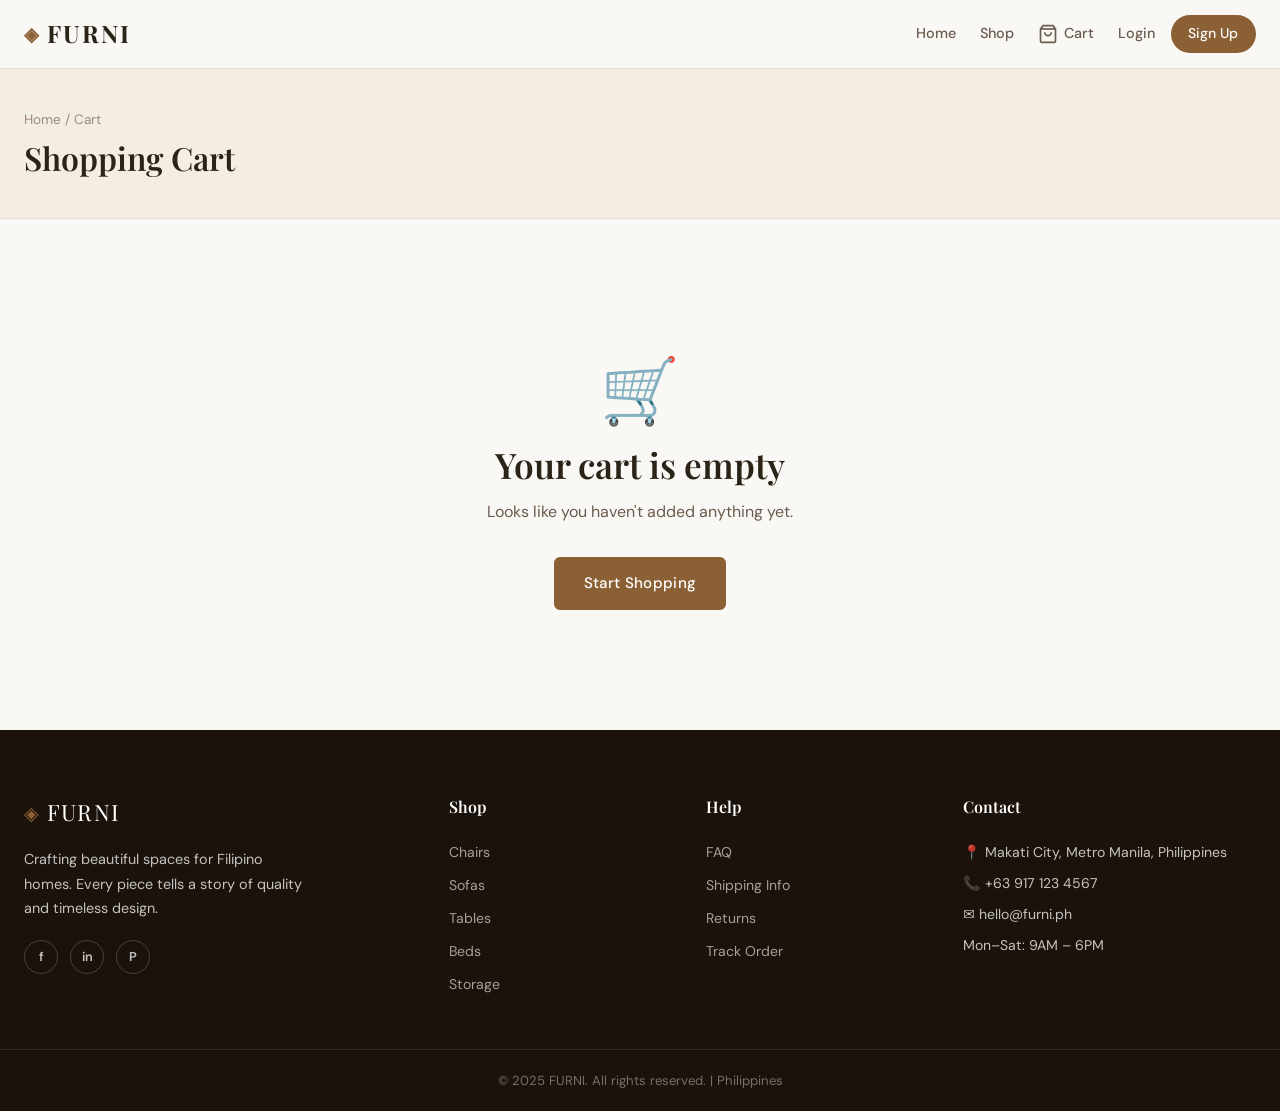
<file: cart.html>
<!DOCTYPE html>
<html lang="en">
<head>
  <meta charset="UTF-8">
  <meta name="viewport" content="width=device-width, initial-scale=1.0">
  <title>Shopping Cart — FURNI</title>
  <link rel="stylesheet" href="css/style.css">
  <link rel="stylesheet" href="css/products.css">
</head>
<body>

  <div id="navbar-container"></div>

  <main>
    <div class="page-header">
      <div class="page-header-inner">
        <div class="breadcrumb"><a href="index.html">Home</a> / <span>Cart</span></div>
        <h1>Shopping Cart</h1>
      </div>
    </div>

    <div class="cart-page">
      <div id="cartContainer">
        <!-- Injected by cart.js -->
      </div>
    </div>
  </main>

  <div id="footer-container"></div>

  <script src="data/products.js"></script>
  <script src="js/storage.js"></script>
  <script src="js/main.js"></script>
  <script src="js/cart.js"></script>
</body>
</html>
</file>
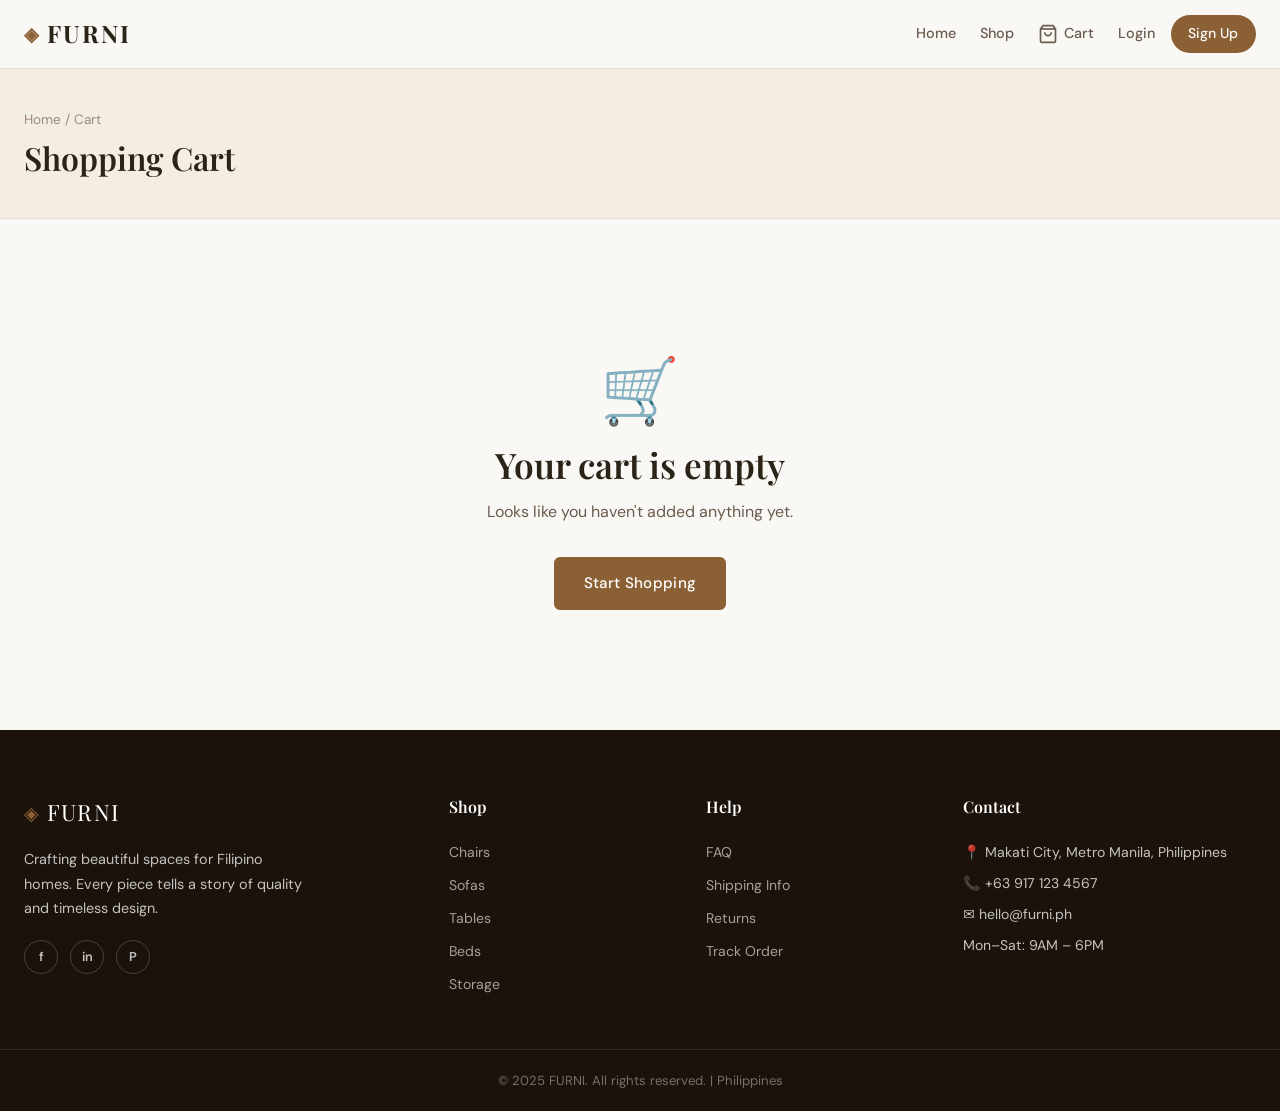
<file: checkout.html>
<!DOCTYPE html>
<html lang="en">
<head>
  <meta charset="UTF-8">
  <meta name="viewport" content="width=device-width, initial-scale=1.0">
  <title>Checkout — FURNI</title>
  <link rel="stylesheet" href="css/style.css">
  <link rel="stylesheet" href="css/products.css">
</head>
<body>

  <div id="navbar-container"></div>

  <main>
    <div class="page-header">
      <div class="page-header-inner">
        <div class="breadcrumb"><a href="index.html">Home</a> / <a href="cart.html">Cart</a> / <span>Checkout</span></div>
        <h1>Checkout</h1>
      </div>
    </div>

    <div class="checkout-page">
      <div id="checkoutContainer">
        <!-- Injected by cart.js -->
      </div>
    </div>
  </main>

  <div id="footer-container"></div>

  <script src="data/products.js"></script>
  <script src="js/storage.js"></script>
  <script src="js/main.js"></script>
  <script src="js/cart.js"></script>
</body>
</html>
</file>
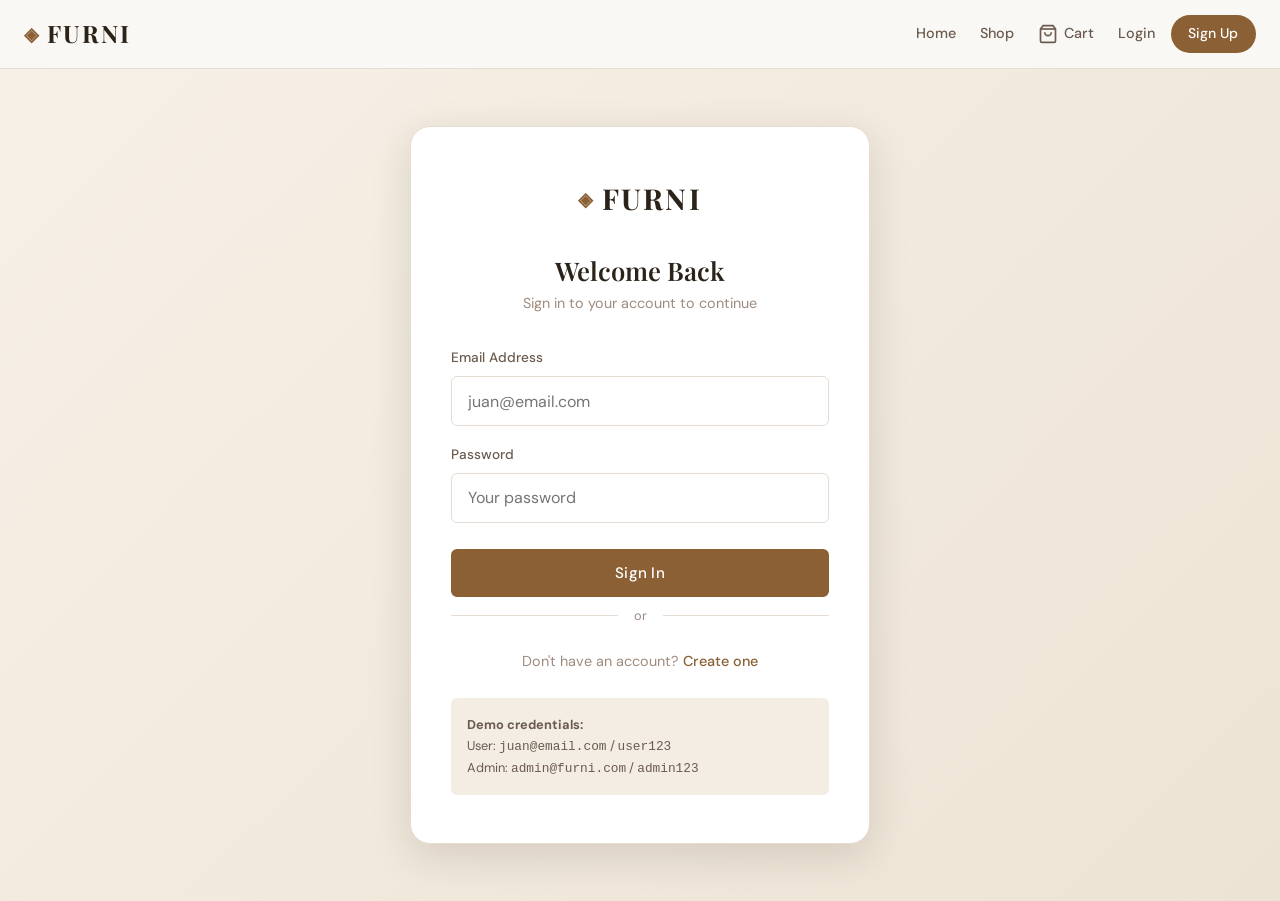
<file: login.html>
<!DOCTYPE html>
<html lang="en">
<head>
  <meta charset="UTF-8">
  <meta name="viewport" content="width=device-width, initial-scale=1.0">
  <title>Login — FURNI</title>
  <link rel="stylesheet" href="css/style.css">
  <link rel="stylesheet" href="css/auth.css">
</head>
<body>

  <div id="navbar-container"></div>

  <main>
    <div class="auth-wrapper">
      <div class="auth-card">
        <div class="auth-logo">
          <a href="index.html"><span class="logo-icon">◈</span> FURNI</a>
        </div>
        <h1 class="auth-title">Welcome Back</h1>
        <p class="auth-subtitle">Sign in to your account to continue</p>

        <div class="auth-error" id="authError"></div>

        <form class="auth-form" id="loginForm" novalidate>
          <div class="form-group">
            <label for="email">Email Address</label>
            <input type="email" id="email" placeholder="juan@email.com" required autocomplete="email">
          </div>
          <div class="form-group">
            <label for="password">Password</label>
            <input type="password" id="password" placeholder="Your password" required autocomplete="current-password">
          </div>
          <button type="submit" class="btn-primary btn-full" style="margin-top:.5rem">Sign In</button>
        </form>

        <div class="auth-divider">or</div>

        <div class="auth-footer">
          Don't have an account? <a href="signup.html">Create one</a>
        </div>

        <!-- Demo credentials -->
        <div style="margin-top:1.5rem; padding:1rem; background:var(--bg2); border-radius:var(--radius-sm); font-size:.8rem; color:var(--text2);">
          <strong>Demo credentials:</strong><br>
          User: <code>juan@email.com</code> / <code>user123</code><br>
          Admin: <code>admin@furni.com</code> / <code>admin123</code>
        </div>
      </div>
    </div>
  </main>

  <script src="data/products.js"></script>
  <script src="js/storage.js"></script>
  <script src="js/main.js"></script>
  <script src="js/auth.js"></script>
</body>
</html>
</file>
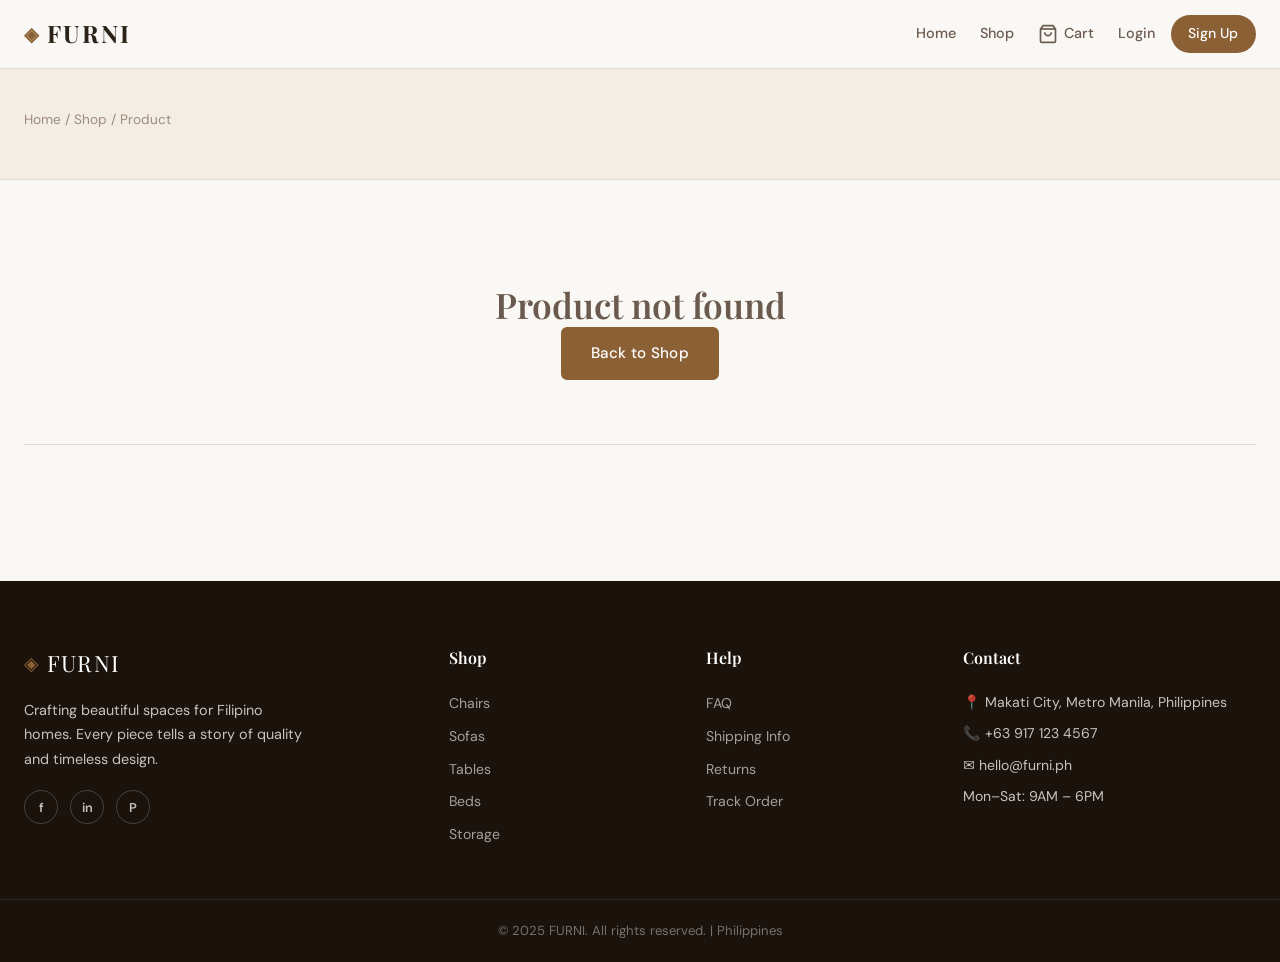
<file: product-details.html>
<!DOCTYPE html>
<html lang="en">
<head>
  <meta charset="UTF-8">
  <meta name="viewport" content="width=device-width, initial-scale=1.0">
  <title>Product — FURNI</title>
  <link rel="stylesheet" href="css/style.css">
  <link rel="stylesheet" href="css/products.css">
</head>
<body>

  <div id="navbar-container"></div>

  <main>
    <div class="page-header">
      <div class="page-header-inner">
        <div class="breadcrumb">
          <a href="index.html">Home</a> /
          <a href="products.html">Shop</a> /
          <span id="breadcrumbName">Product</span>
        </div>
      </div>
    </div>

    <div class="detail-wrap">
      <div id="productDetail">
        <!-- Injected by products.js -->
        <div style="text-align:center; padding:4rem; color:var(--text3)">Loading product…</div>
      </div>

      <div id="relatedProducts"></div>
    </div>
  </main>

  <div id="footer-container"></div>

  <script src="data/products.js"></script>
  <script src="js/storage.js"></script>
  <script src="js/main.js"></script>
  <script src="js/products.js"></script>
  <script>
    // Update breadcrumb after product loads
    document.addEventListener('DOMContentLoaded', () => {
      setTimeout(() => {
        const title = document.querySelector('.detail-title');
        const crumb = document.getElementById('breadcrumbName');
        if (title && crumb) crumb.textContent = title.textContent;
      }, 100);
    });
  </script>
</body>
</html>
</file>
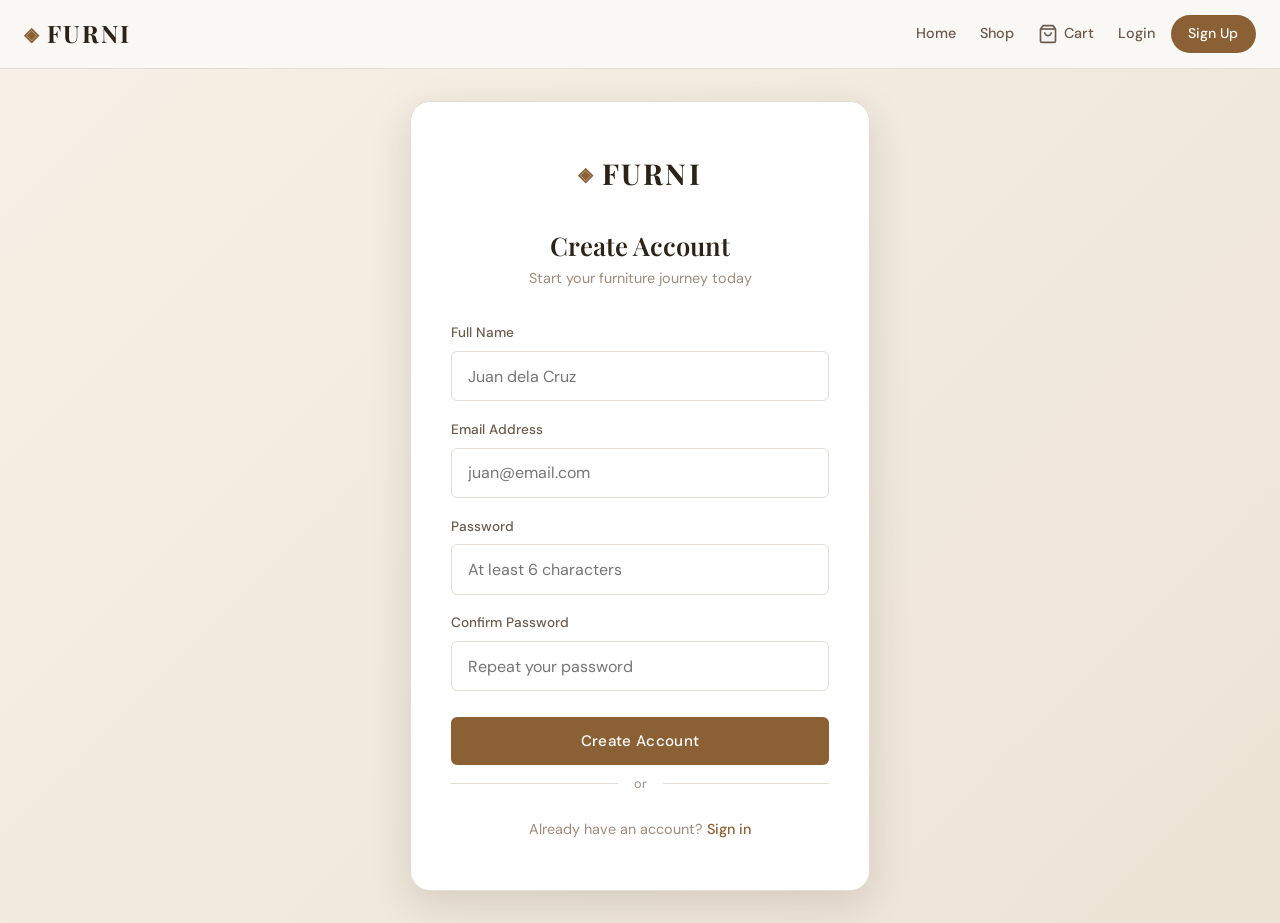
<file: signup.html>
<!DOCTYPE html>
<html lang="en">
<head>
  <meta charset="UTF-8">
  <meta name="viewport" content="width=device-width, initial-scale=1.0">
  <title>Create Account — FURNI</title>
  <link rel="stylesheet" href="css/style.css">
  <link rel="stylesheet" href="css/auth.css">
</head>
<body>

  <div id="navbar-container"></div>

  <main>
    <div class="auth-wrapper">
      <div class="auth-card">
        <div class="auth-logo">
          <a href="index.html"><span class="logo-icon">◈</span> FURNI</a>
        </div>
        <h1 class="auth-title">Create Account</h1>
        <p class="auth-subtitle">Start your furniture journey today</p>

        <div class="auth-error" id="authError"></div>

        <form class="auth-form" id="signupForm" novalidate>
          <div class="form-group">
            <label for="name">Full Name</label>
            <input type="text" id="name" placeholder="Juan dela Cruz" required autocomplete="name">
          </div>
          <div class="form-group">
            <label for="email">Email Address</label>
            <input type="email" id="email" placeholder="juan@email.com" required autocomplete="email">
          </div>
          <div class="form-group">
            <label for="password">Password</label>
            <input type="password" id="password" placeholder="At least 6 characters" required autocomplete="new-password">
          </div>
          <div class="form-group">
            <label for="confirmPassword">Confirm Password</label>
            <input type="password" id="confirmPassword" placeholder="Repeat your password" required autocomplete="new-password">
          </div>
          <button type="submit" class="btn-primary btn-full" style="margin-top:.5rem">Create Account</button>
        </form>

        <div class="auth-divider">or</div>

        <div class="auth-footer">
          Already have an account? <a href="login.html">Sign in</a>
        </div>
      </div>
    </div>
  </main>

  <script src="data/products.js"></script>
  <script src="js/storage.js"></script>
  <script src="js/main.js"></script>
  <script src="js/auth.js"></script>
</body>
</html>
</file>
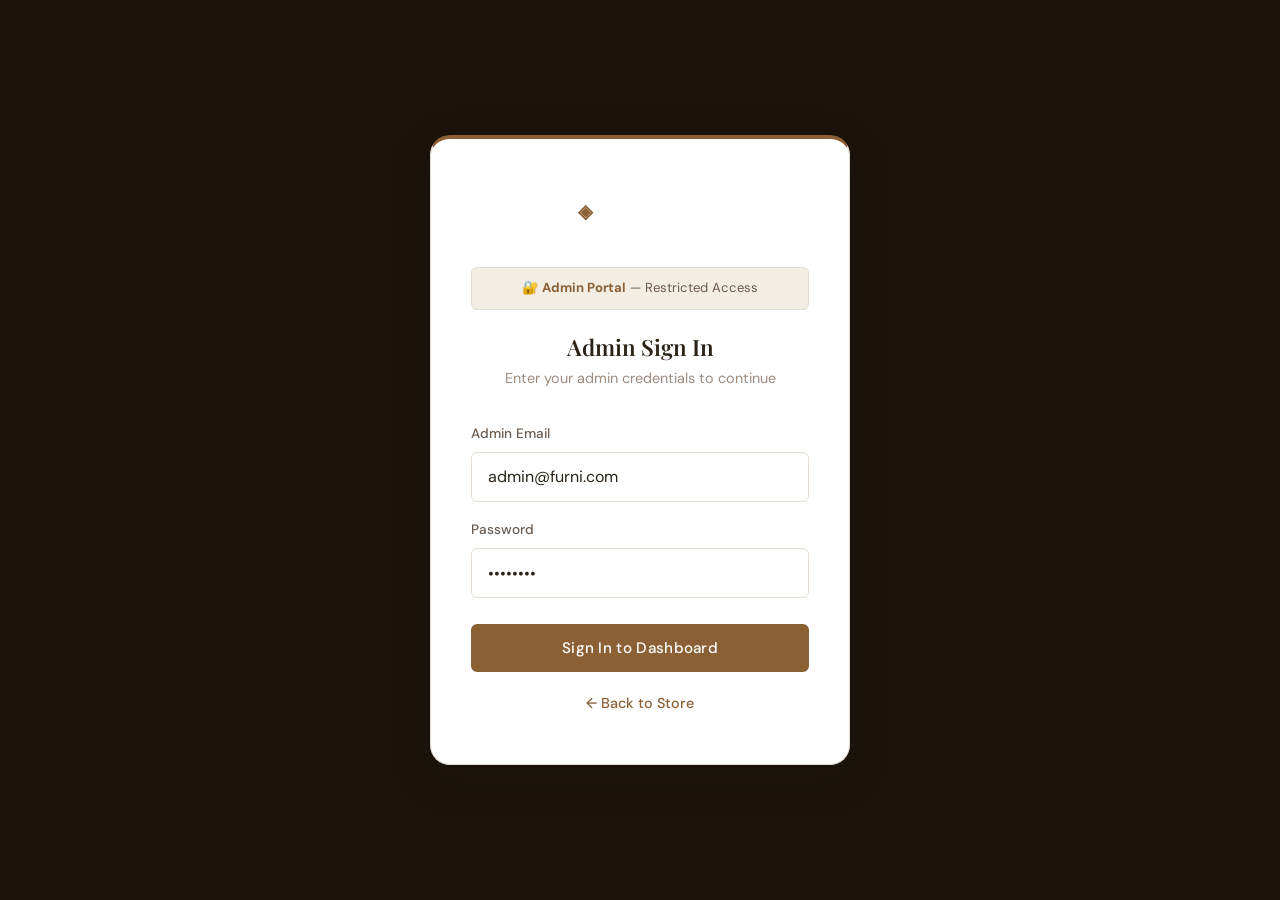
<file: admin/add-product.html>
<!DOCTYPE html>
<html lang="en">
<head>
  <meta charset="UTF-8">
  <meta name="viewport" content="width=device-width, initial-scale=1.0">
  <title>Add Product — FURNI Admin</title>
  <link rel="stylesheet" href="../css/style.css">
  <link rel="stylesheet" href="../css/admin.css">
</head>
<body>

<div class="admin-wrapper">

  <aside class="admin-sidebar">
    <div class="sidebar-logo"><span class="logo-icon">◈</span> FURNI <span style="font-size:.65rem; color:rgba(255,255,255,.4); margin-left:.5rem; font-family:var(--font-body); font-weight:400; letter-spacing:0">Admin</span></div>
    <nav class="sidebar-nav">
      <a href="dashboard.html" class="admin-nav-link"><span class="nav-icon">📊</span> Dashboard</a>
      <a href="dashboard.html#products" class="admin-nav-link"><span class="nav-icon">🪑</span> Products</a>
      <a href="add-product.html" class="admin-nav-link active"><span class="nav-icon">➕</span> Add Product</a>
      <a href="orders.html" class="admin-nav-link"><span class="nav-icon">📦</span> Orders</a>
      <a href="users.html" class="admin-nav-link"><span class="nav-icon">👥</span> Users</a>
      <div style="border-top:1px solid rgba(255,255,255,.08); margin:.75rem 0"></div>
      <a href="../index.html" class="admin-nav-link"><span class="nav-icon">🏠</span> View Store</a>
    </nav>
    <div class="sidebar-footer"><button onclick="adminLogout()">🚪 Logout</button></div>
  </aside>

  <div class="admin-main">
    <div class="admin-topbar">
      <h1>Add New Product</h1>
      <a href="dashboard.html" class="btn-outline" style="padding:.4rem 1rem; font-size:.82rem">← Back to Dashboard</a>
    </div>

    <div class="admin-content">
      <div class="admin-section" style="max-width:720px">
        <div class="admin-section-header"><h2>Product Details</h2></div>
        <div style="padding:1.5rem">

          <form class="admin-form" id="productForm" novalidate>
            <div class="form-row">
              <div class="form-group">
                <label for="pName">Product Name *</label>
                <input type="text" id="pName" placeholder="e.g. Nordic Wooden Chair" required>
              </div>
              <div class="form-group">
                <label for="pCategory">Category *</label>
                <select id="pCategory" required>
                  <option value="Chairs">Chairs</option>
                  <option value="Sofas">Sofas</option>
                  <option value="Tables">Tables</option>
                  <option value="Beds">Beds</option>
                  <option value="Storage">Storage</option>
                </select>
              </div>
            </div>

            <div class="form-row">
              <div class="form-group">
                <label for="pPrice">Price (₱) *</label>
                <input type="number" id="pPrice" placeholder="e.g. 6800" min="0" step="0.01" required>
              </div>
              <div class="form-group">
                <label for="pStock">Stock Quantity *</label>
                <input type="number" id="pStock" placeholder="e.g. 10" min="0" required>
              </div>
            </div>

            <div class="form-group">
              <label for="pImage">Image URL *</label>
              <input type="url" id="pImage" placeholder="https://images.unsplash.com/..." required oninput="previewImage(this.value)">
              <div class="img-preview-wrap" id="imgPreview" style="margin-top:.75rem">
                <span style="color:var(--text3); font-size:.85rem">Image preview will appear here</span>
              </div>
            </div>

            <div class="form-group">
              <label for="pDescription">Description *</label>
              <textarea id="pDescription" placeholder="Describe the product — materials, dimensions, style..." required></textarea>
            </div>

            <div class="form-group">
              <label class="checkbox-label">
                <input type="checkbox" id="pFeatured">
                Mark as Featured (shown on Home page)
              </label>
            </div>

            <div style="display:flex; gap:1rem; margin-top:.5rem">
              <button type="submit" class="btn-primary">Save Product</button>
              <a href="dashboard.html" class="btn-secondary">Cancel</a>
            </div>
          </form>

        </div>
      </div>
    </div>
  </div>

</div>

<script src="../data/products.js"></script>
<script src="../js/storage.js"></script>
<script src="../js/main.js"></script>
<script src="../js/admin.js"></script>
<script>
  function previewImage(url) {
    const wrap = document.getElementById('imgPreview');
    if (!url) { wrap.innerHTML = '<span style="color:var(--text3); font-size:.85rem">Image preview will appear here</span>'; return; }
    wrap.innerHTML = `<img src="${url}" alt="Preview" onerror="this.parentElement.innerHTML='<span style=color:var(--text3);font-size:.85rem>Invalid image URL</span>'">`;
  }
</script>
</body>
</html>
</file>
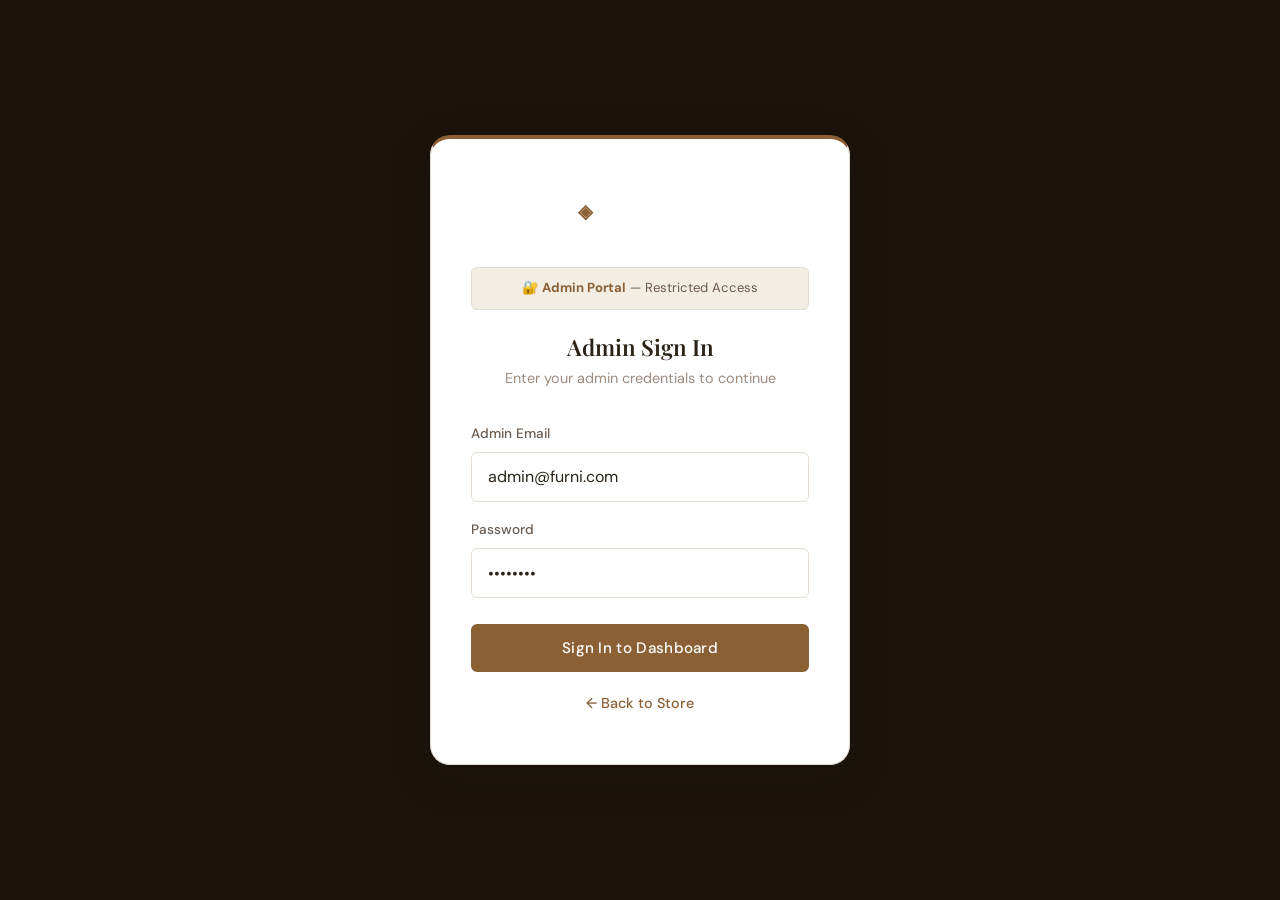
<file: admin/admin-login.html>
<!DOCTYPE html>
<html lang="en">
<head>
  <meta charset="UTF-8">
  <meta name="viewport" content="width=device-width, initial-scale=1.0">
  <title>Admin Login — FURNI</title>
  <link rel="stylesheet" href="../css/style.css">
  <link rel="stylesheet" href="../css/auth.css">
  <link rel="stylesheet" href="../css/admin.css">
</head>
<body>

  <div class="admin-login-page">
    <div class="auth-card admin-card" style="max-width:420px">
      <div class="auth-logo">
        <a href="../index.html" style="color:#fff"><span class="logo-icon">◈</span> FURNI</a>
      </div>

      <div class="admin-badge">
        🔐 <strong>Admin Portal</strong> — Restricted Access
      </div>

      <h1 class="auth-title" style="font-size:1.4rem">Admin Sign In</h1>
      <p class="auth-subtitle">Enter your admin credentials to continue</p>

      <div class="auth-error" id="adminError"></div>

      <form class="auth-form" id="adminLoginForm" novalidate>
        <div class="form-group">
          <label for="adminEmail">Admin Email</label>
          <input type="email" id="adminEmail" placeholder="admin@furni.com" required autocomplete="email" value="admin@furni.com">
        </div>
        <div class="form-group">
          <label for="adminPassword">Password</label>
          <input type="password" id="adminPassword" placeholder="Admin password" required autocomplete="current-password" value="admin123">
        </div>
        <button type="submit" class="btn-primary btn-full" style="margin-top:.5rem">Sign In to Dashboard</button>
      </form>

      <div class="auth-footer" style="margin-top:1.25rem">
        <a href="../index.html">← Back to Store</a>
      </div>
    </div>
  </div>

  <script src="../data/products.js"></script>
  <script src="../js/storage.js"></script>
  <script src="../js/main.js"></script>
  <script src="../js/admin.js"></script>
</body>
</html>
</file>
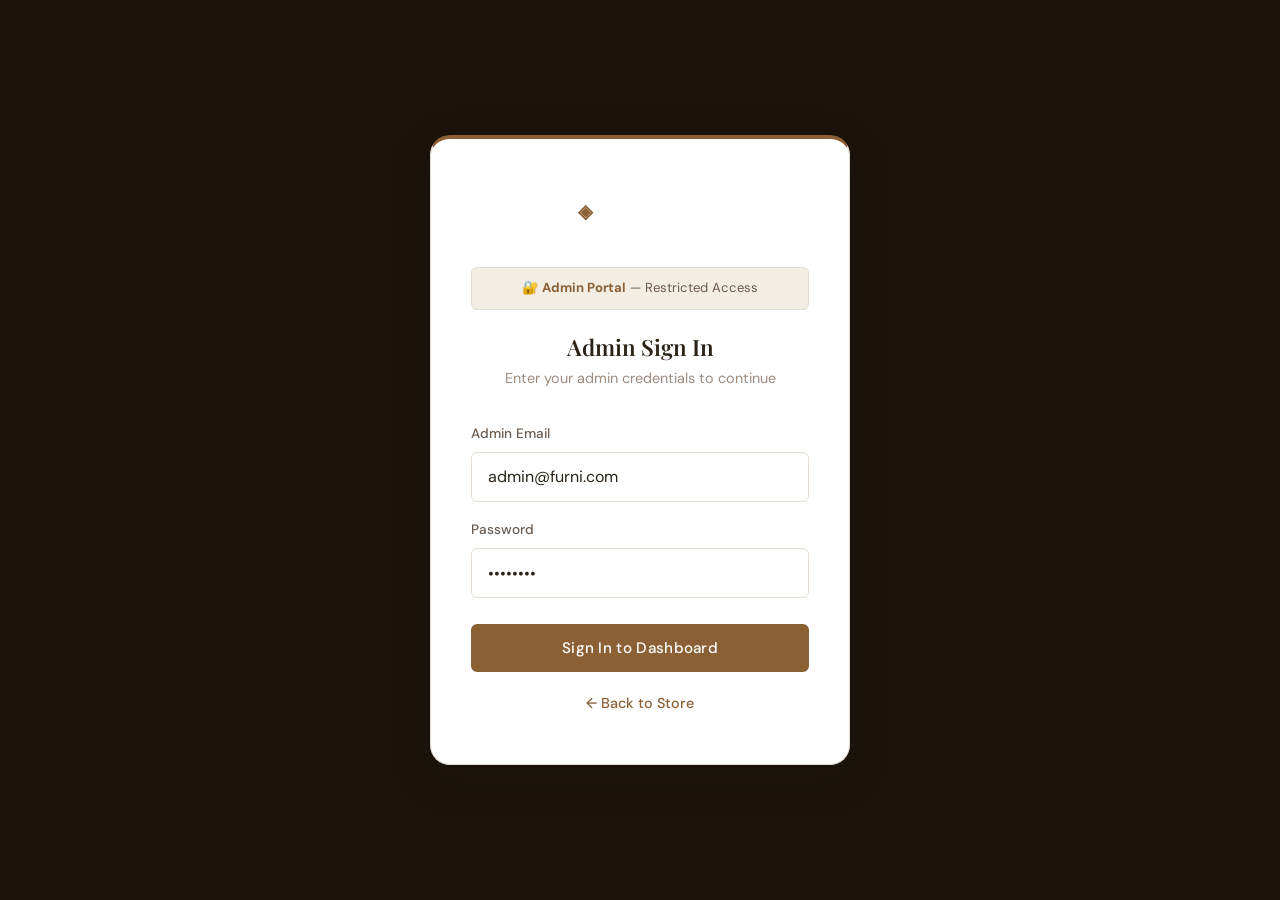
<file: admin/dashboard.html>
<!DOCTYPE html>
<html lang="en">
<head>
  <meta charset="UTF-8">
  <meta name="viewport" content="width=device-width, initial-scale=1.0">
  <title>Dashboard — FURNI Admin</title>
  <link rel="stylesheet" href="../css/style.css">
  <link rel="stylesheet" href="../css/admin.css">
</head>
<body>

<div class="admin-wrapper">

  <!-- ── Sidebar ─────────────────────────────────────────── -->
  <aside class="admin-sidebar" id="adminSidebar">
    <div class="sidebar-logo">
      <span class="logo-icon">◈</span> FURNI
      <span style="font-size:.65rem; color:rgba(255,255,255,.4); margin-left:.5rem; font-family:var(--font-body); font-weight:400; letter-spacing:0">Admin</span>
    </div>
    <nav class="sidebar-nav">
      <a href="dashboard.html" class="admin-nav-link">
        <span class="nav-icon">📊</span> Dashboard
      </a>
      <a href="dashboard.html#products" class="admin-nav-link">
        <span class="nav-icon">🪑</span> Products
      </a>
      <a href="add-product.html" class="admin-nav-link">
        <span class="nav-icon">➕</span> Add Product
      </a>
      <a href="orders.html" class="admin-nav-link">
        <span class="nav-icon">📦</span> Orders
      </a>
      <a href="users.html" class="admin-nav-link">
        <span class="nav-icon">👥</span> Users
      </a>
      <div style="border-top:1px solid rgba(255,255,255,.08); margin:.75rem 0"></div>
      <a href="../index.html" class="admin-nav-link">
        <span class="nav-icon">🏠</span> View Store
      </a>
    </nav>
    <div class="sidebar-footer">
      <button onclick="adminLogout()">🚪 Logout</button>
    </div>
  </aside>

  <!-- ── Main ───────────────────────────────────────────── -->
  <div class="admin-main">
    <div class="admin-topbar">
      <h1>Dashboard</h1>
      <div class="admin-topbar-info" id="adminGreeting"></div>
    </div>

    <div class="admin-content">

      <!-- Stats -->
      <div class="stats-grid">
        <div class="stat-card">
          <div class="stat-icon">🪑</div>
          <div>
            <div class="stat-label">Total Products</div>
            <div class="stat-value" id="statProducts">—</div>
          </div>
        </div>
        <div class="stat-card">
          <div class="stat-icon">📦</div>
          <div>
            <div class="stat-label">Total Orders</div>
            <div class="stat-value" id="statOrders">—</div>
          </div>
        </div>
        <div class="stat-card">
          <div class="stat-icon">👥</div>
          <div>
            <div class="stat-label">Registered Users</div>
            <div class="stat-value" id="statUsers">—</div>
          </div>
        </div>
        <div class="stat-card">
          <div class="stat-icon">💰</div>
          <div>
            <div class="stat-label">Total Revenue</div>
            <div class="stat-value" id="statRevenue">—</div>
          </div>
        </div>
      </div>

      <!-- Recent Orders -->
      <div class="admin-section">
        <div class="admin-section-header">
          <h2>Recent Orders</h2>
          <a href="orders.html" class="btn-outline" style="padding:.4rem 1rem; font-size:.82rem">View All</a>
        </div>
        <div class="admin-table-wrap">
          <table>
            <thead>
              <tr>
                <th>Order ID</th>
                <th>Customer</th>
                <th>Date</th>
                <th>Items</th>
                <th>Total</th>
                <th>Status</th>
                <th>Address</th>
              </tr>
            </thead>
            <tbody id="recentOrdersBody">
              <tr><td colspan="7" style="text-align:center; color:var(--text3); padding:2rem">Loading…</td></tr>
            </tbody>
          </table>
        </div>
      </div>

      <!-- Products Table -->
      <div class="admin-section" id="products">
        <div class="admin-section-header">
          <h2>All Products</h2>
          <a href="add-product.html" class="btn-primary" style="padding:.5rem 1.1rem; font-size:.85rem">+ Add Product</a>
        </div>
        <div class="admin-table-wrap">
          <table>
            <thead>
              <tr>
                <th>Image</th>
                <th>Name</th>
                <th>Category</th>
                <th>Price</th>
                <th>Stock</th>
                <th>Featured</th>
                <th>Actions</th>
              </tr>
            </thead>
            <tbody id="adminProductsBody">
              <tr><td colspan="7" style="text-align:center; color:var(--text3); padding:2rem">Loading…</td></tr>
            </tbody>
          </table>
        </div>
      </div>

    </div><!-- /admin-content -->
  </div><!-- /admin-main -->

</div><!-- /admin-wrapper -->

<script src="../data/products.js"></script>
<script src="../js/storage.js"></script>
<script src="../js/main.js"></script>
<script src="../js/admin.js"></script>
<script>
  document.addEventListener('DOMContentLoaded', () => {
    const session = Storage.getSession();
    if (session) {
      document.getElementById('adminGreeting').textContent = 'Welcome, ' + session.name;
    }
    // Highlight active nav link
    document.querySelectorAll('.admin-nav-link').forEach(link => {
      if (link.getAttribute('href') === 'dashboard.html') link.classList.add('active');
    });
  });
</script>
</body>
</html>
</file>
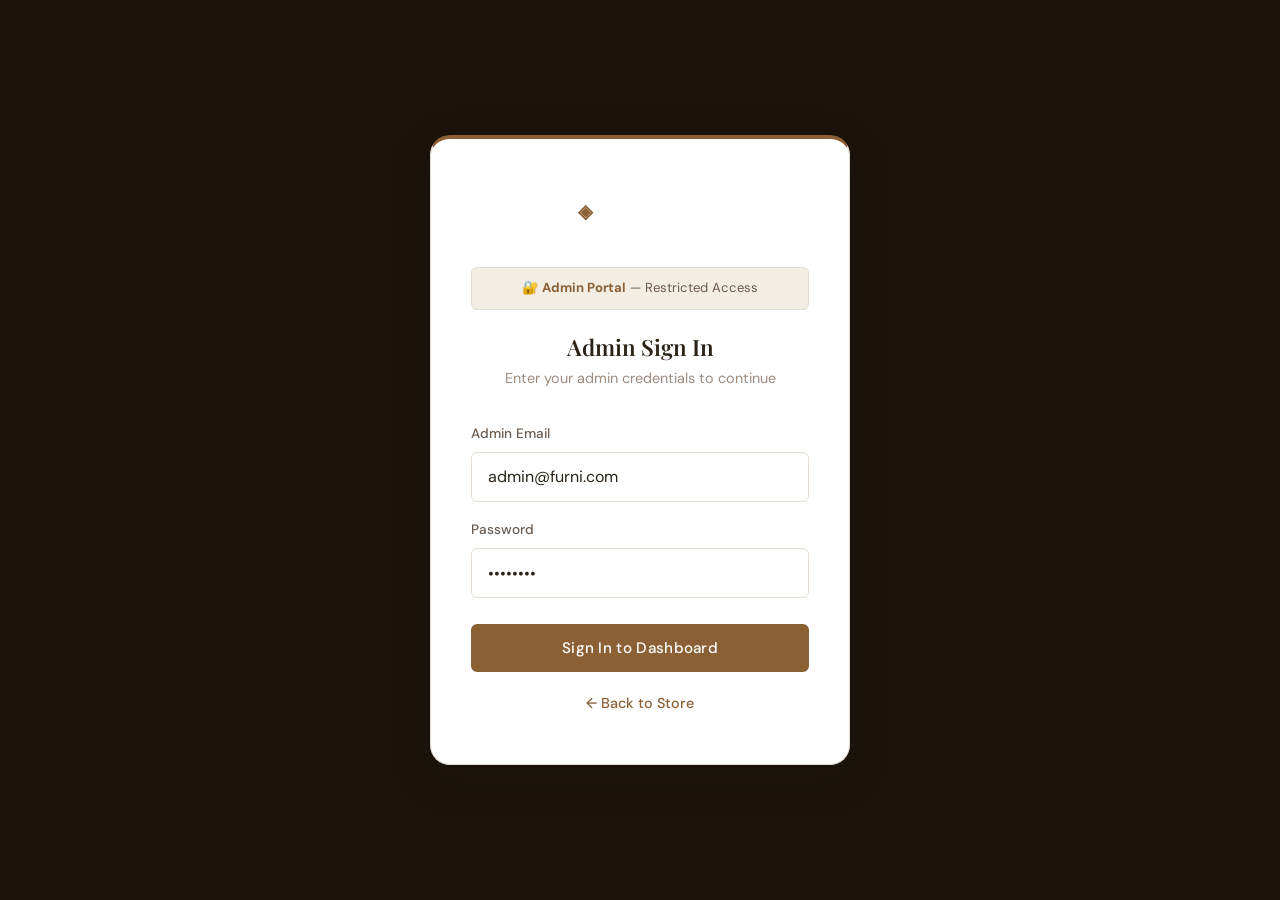
<file: admin/edit-product.html>
<!DOCTYPE html>
<html lang="en">
<head>
  <meta charset="UTF-8">
  <meta name="viewport" content="width=device-width, initial-scale=1.0">
  <title>Edit Product — FURNI Admin</title>
  <link rel="stylesheet" href="../css/style.css">
  <link rel="stylesheet" href="../css/admin.css">
</head>
<body>

<div class="admin-wrapper">

  <aside class="admin-sidebar">
    <div class="sidebar-logo"><span class="logo-icon">◈</span> FURNI <span style="font-size:.65rem; color:rgba(255,255,255,.4); margin-left:.5rem; font-family:var(--font-body); font-weight:400; letter-spacing:0">Admin</span></div>
    <nav class="sidebar-nav">
      <a href="dashboard.html" class="admin-nav-link"><span class="nav-icon">📊</span> Dashboard</a>
      <a href="dashboard.html#products" class="admin-nav-link active"><span class="nav-icon">🪑</span> Products</a>
      <a href="add-product.html" class="admin-nav-link"><span class="nav-icon">➕</span> Add Product</a>
      <a href="orders.html" class="admin-nav-link"><span class="nav-icon">📦</span> Orders</a>
      <a href="users.html" class="admin-nav-link"><span class="nav-icon">👥</span> Users</a>
      <div style="border-top:1px solid rgba(255,255,255,.08); margin:.75rem 0"></div>
      <a href="../index.html" class="admin-nav-link"><span class="nav-icon">🏠</span> View Store</a>
    </nav>
    <div class="sidebar-footer"><button onclick="adminLogout()">🚪 Logout</button></div>
  </aside>

  <div class="admin-main">
    <div class="admin-topbar">
      <h1>Edit Product</h1>
      <a href="dashboard.html" class="btn-outline" style="padding:.4rem 1rem; font-size:.82rem">← Back to Dashboard</a>
    </div>

    <div class="admin-content">
      <div class="admin-section" style="max-width:720px">
        <div class="admin-section-header"><h2>Edit Product Details</h2></div>
        <div style="padding:1.5rem">

          <form class="admin-form" id="productForm" novalidate>
            <div class="form-row">
              <div class="form-group">
                <label for="pName">Product Name *</label>
                <input type="text" id="pName" required>
              </div>
              <div class="form-group">
                <label for="pCategory">Category *</label>
                <select id="pCategory" required>
                  <option value="Chairs">Chairs</option>
                  <option value="Sofas">Sofas</option>
                  <option value="Tables">Tables</option>
                  <option value="Beds">Beds</option>
                  <option value="Storage">Storage</option>
                </select>
              </div>
            </div>

            <div class="form-row">
              <div class="form-group">
                <label for="pPrice">Price (₱) *</label>
                <input type="number" id="pPrice" min="0" step="0.01" required>
              </div>
              <div class="form-group">
                <label for="pStock">Stock Quantity *</label>
                <input type="number" id="pStock" min="0" required>
              </div>
            </div>

            <div class="form-group">
              <label for="pImage">Image URL *</label>
              <input type="url" id="pImage" required oninput="previewImage(this.value)">
              <div class="img-preview-wrap" id="imgPreview" style="margin-top:.75rem">
                <span style="color:var(--text3); font-size:.85rem">Image preview will appear here</span>
              </div>
            </div>

            <div class="form-group">
              <label for="pDescription">Description *</label>
              <textarea id="pDescription" required></textarea>
            </div>

            <div class="form-group">
              <label class="checkbox-label">
                <input type="checkbox" id="pFeatured">
                Mark as Featured (shown on Home page)
              </label>
            </div>

            <div style="display:flex; gap:1rem; margin-top:.5rem">
              <button type="submit" class="btn-primary">Update Product</button>
              <a href="dashboard.html" class="btn-secondary">Cancel</a>
            </div>
          </form>

        </div>
      </div>
    </div>
  </div>

</div>

<script src="../data/products.js"></script>
<script src="../js/storage.js"></script>
<script src="../js/main.js"></script>
<script src="../js/admin.js"></script>
<script>
  function previewImage(url) {
    const wrap = document.getElementById('imgPreview');
    if (!url) { wrap.innerHTML = '<span style="color:var(--text3); font-size:.85rem">Image preview will appear here</span>'; return; }
    wrap.innerHTML = `<img src="${url}" alt="Preview" onerror="this.parentElement.innerHTML='<span style=color:var(--text3);font-size:.85rem>Invalid image URL</span>'">`;
  }
  // Pre-fill preview after admin.js loads
  document.addEventListener('DOMContentLoaded', () => {
    setTimeout(() => {
      const img = document.getElementById('pImage');
      if (img && img.value) previewImage(img.value);
    }, 200);
  });
</script>
</body>
</html>
</file>
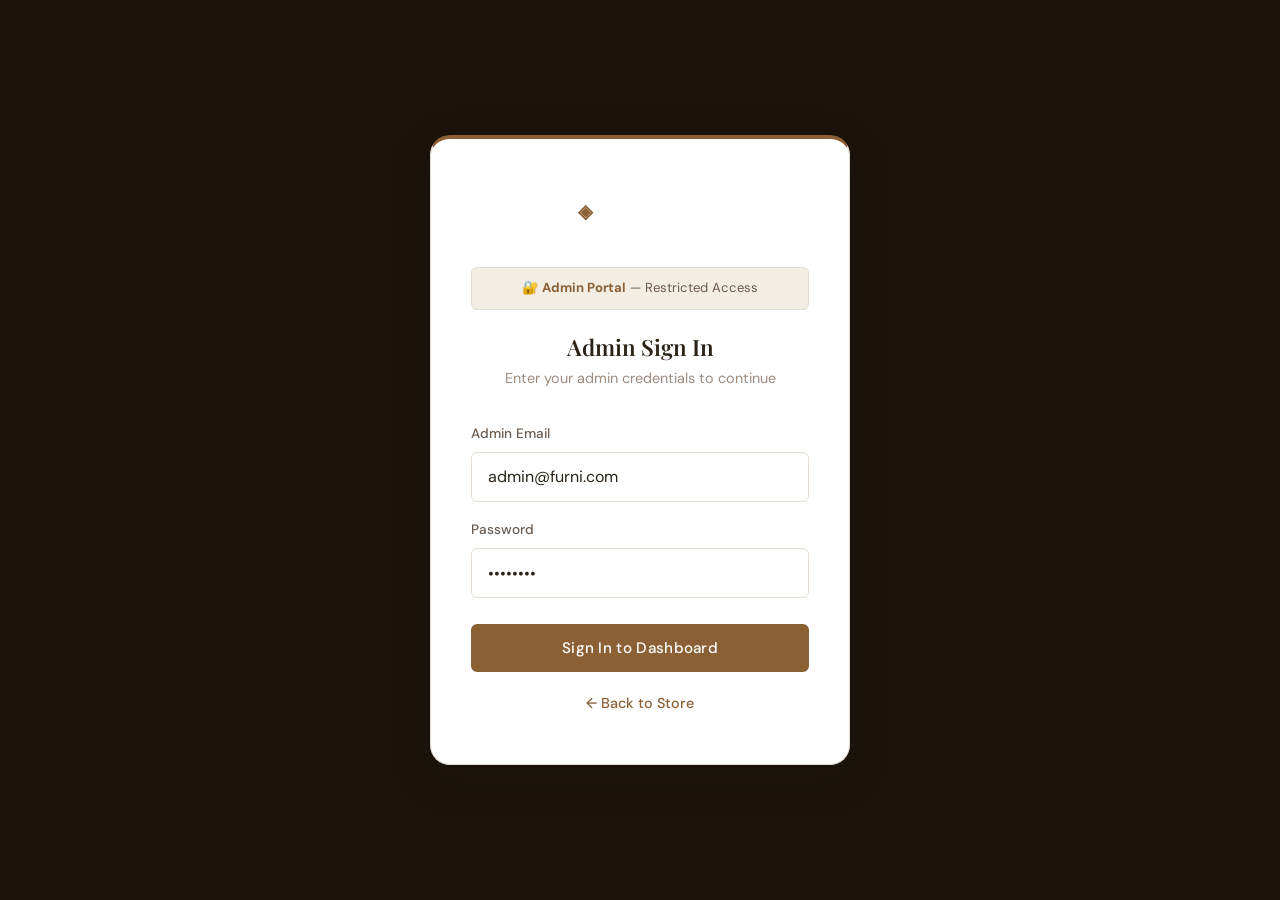
<file: admin/orders.html>
<!DOCTYPE html>
<html lang="en">
<head>
  <meta charset="UTF-8">
  <meta name="viewport" content="width=device-width, initial-scale=1.0">
  <title>Orders — FURNI Admin</title>
  <link rel="stylesheet" href="../css/style.css">
  <link rel="stylesheet" href="../css/admin.css">
</head>
<body>

<div class="admin-wrapper">

  <aside class="admin-sidebar">
    <div class="sidebar-logo"><span class="logo-icon">◈</span> FURNI <span style="font-size:.65rem; color:rgba(255,255,255,.4); margin-left:.5rem; font-family:var(--font-body); font-weight:400; letter-spacing:0">Admin</span></div>
    <nav class="sidebar-nav">
      <a href="dashboard.html" class="admin-nav-link"><span class="nav-icon">📊</span> Dashboard</a>
      <a href="dashboard.html#products" class="admin-nav-link"><span class="nav-icon">🪑</span> Products</a>
      <a href="add-product.html" class="admin-nav-link"><span class="nav-icon">➕</span> Add Product</a>
      <a href="orders.html" class="admin-nav-link active"><span class="nav-icon">📦</span> Orders</a>
      <a href="users.html" class="admin-nav-link"><span class="nav-icon">👥</span> Users</a>
      <div style="border-top:1px solid rgba(255,255,255,.08); margin:.75rem 0"></div>
      <a href="../index.html" class="admin-nav-link"><span class="nav-icon">🏠</span> View Store</a>
    </nav>
    <div class="sidebar-footer"><button onclick="adminLogout()">🚪 Logout</button></div>
  </aside>

  <div class="admin-main">
    <div class="admin-topbar">
      <h1>Orders</h1>
      <div class="admin-topbar-info" id="orderCount"></div>
    </div>

    <div class="admin-content">

      <!-- Order status summary -->
      <div class="stats-grid" style="margin-bottom:1.5rem">
        <div class="stat-card">
          <div class="stat-icon">🟡</div>
          <div>
            <div class="stat-label">Processing</div>
            <div class="stat-value" id="countProcessing">—</div>
          </div>
        </div>
        <div class="stat-card">
          <div class="stat-icon">🔵</div>
          <div>
            <div class="stat-label">Shipped</div>
            <div class="stat-value" id="countShipped">—</div>
          </div>
        </div>
        <div class="stat-card">
          <div class="stat-icon">🟢</div>
          <div>
            <div class="stat-label">Delivered</div>
            <div class="stat-value" id="countDelivered">—</div>
          </div>
        </div>
        <div class="stat-card">
          <div class="stat-icon">💰</div>
          <div>
            <div class="stat-label">Total Revenue</div>
            <div class="stat-value" id="ordersRevenue">—</div>
          </div>
        </div>
      </div>

      <div class="admin-section">
        <div class="admin-section-header">
          <h2>All Orders</h2>
          <div style="display:flex; gap:.5rem; align-items:center">
            <input type="text" id="orderSearch" placeholder="Search by ID or customer…" style="width:220px; padding:.45rem .9rem; font-size:.85rem; border-radius:100px">
          </div>
        </div>
        <div class="admin-table-wrap">
          <table>
            <thead>
              <tr>
                <th>Order ID</th>
                <th>Customer</th>
                <th>Date</th>
                <th>Items</th>
                <th>Total</th>
                <th>Status</th>
                <th>Delivery Address</th>
              </tr>
            </thead>
            <tbody id="ordersBody">
              <tr><td colspan="7" style="text-align:center; color:var(--text3); padding:2rem">Loading orders…</td></tr>
            </tbody>
          </table>
        </div>
      </div>

    </div>
  </div>

</div>

<script src="../data/products.js"></script>
<script src="../js/storage.js"></script>
<script src="../js/main.js"></script>
<script src="../js/admin.js"></script>
<script>
  document.addEventListener('DOMContentLoaded', () => {
    // Order status counts
    const orders = Storage.getOrders();
    const totalRevenue = orders.reduce((s, o) => s + o.total, 0);
    const setEl = (id, val) => { const el = document.getElementById(id); if (el) el.textContent = val; };
    setEl('countProcessing', orders.filter(o => o.status === 'Processing').length);
    setEl('countShipped',    orders.filter(o => o.status === 'Shipped').length);
    setEl('countDelivered',  orders.filter(o => o.status === 'Delivered').length);
    setEl('ordersRevenue', formatPrice(totalRevenue));

    // Live search filter
    const searchInput = document.getElementById('orderSearch');
    if (searchInput) {
      searchInput.addEventListener('input', () => {
        const q = searchInput.value.toLowerCase();
        const rows = document.querySelectorAll('#ordersBody tr');
        rows.forEach(row => {
          row.style.display = row.textContent.toLowerCase().includes(q) ? '' : 'none';
        });
      });
    }
  });
</script>
</body>
</html>
</file>
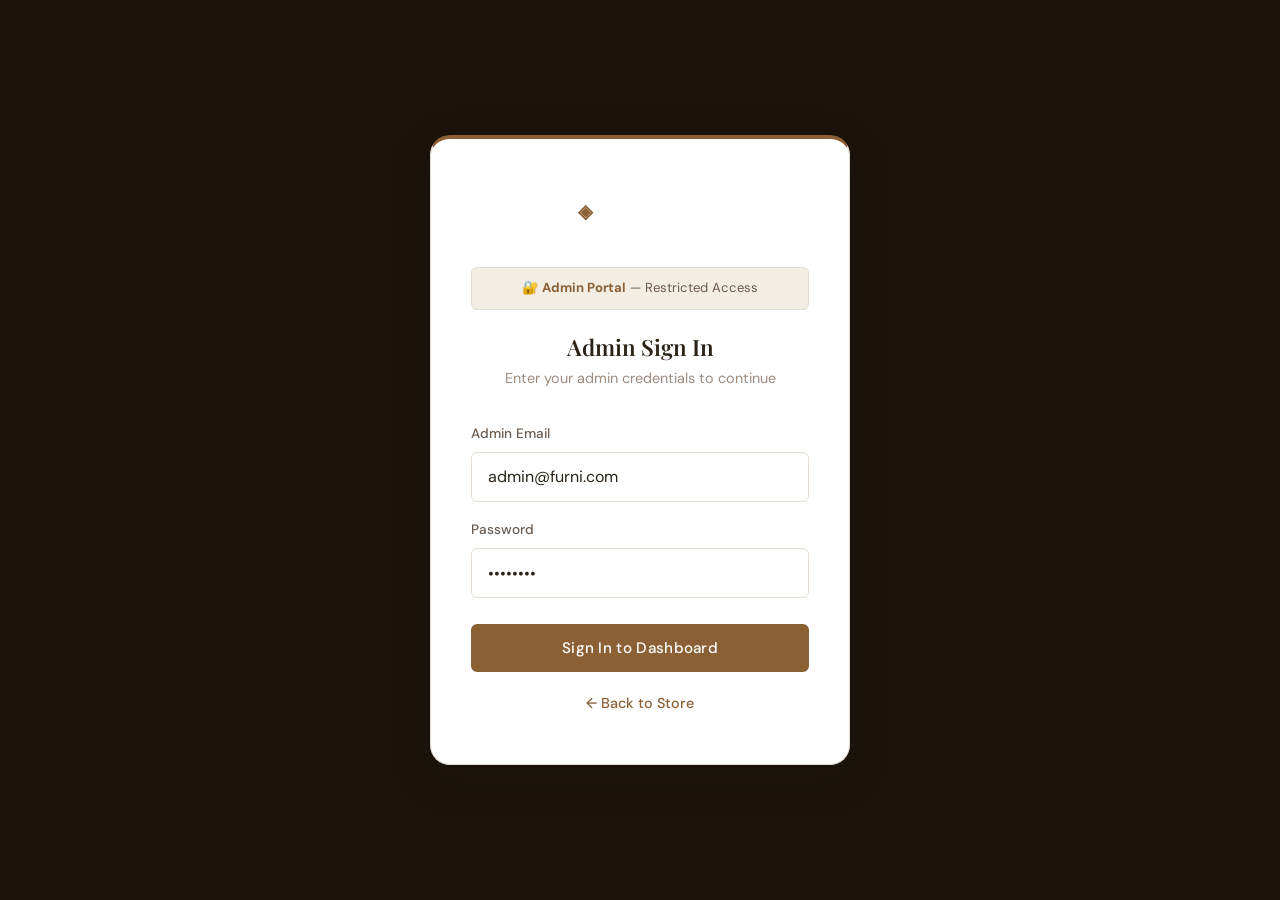
<file: admin/users.html>
<!DOCTYPE html>
<html lang="en">
<head>
  <meta charset="UTF-8">
  <meta name="viewport" content="width=device-width, initial-scale=1.0">
  <title>Users — FURNI Admin</title>
  <link rel="stylesheet" href="../css/style.css">
  <link rel="stylesheet" href="../css/admin.css">
</head>
<body>

<div class="admin-wrapper">

  <aside class="admin-sidebar">
    <div class="sidebar-logo"><span class="logo-icon">◈</span> FURNI <span style="font-size:.65rem; color:rgba(255,255,255,.4); margin-left:.5rem; font-family:var(--font-body); font-weight:400; letter-spacing:0">Admin</span></div>
    <nav class="sidebar-nav">
      <a href="dashboard.html" class="admin-nav-link"><span class="nav-icon">📊</span> Dashboard</a>
      <a href="dashboard.html#products" class="admin-nav-link"><span class="nav-icon">🪑</span> Products</a>
      <a href="add-product.html" class="admin-nav-link"><span class="nav-icon">➕</span> Add Product</a>
      <a href="orders.html" class="admin-nav-link"><span class="nav-icon">📦</span> Orders</a>
      <a href="users.html" class="admin-nav-link active"><span class="nav-icon">👥</span> Users</a>
      <div style="border-top:1px solid rgba(255,255,255,.08); margin:.75rem 0"></div>
      <a href="../index.html" class="admin-nav-link"><span class="nav-icon">🏠</span> View Store</a>
    </nav>
    <div class="sidebar-footer"><button onclick="adminLogout()">🚪 Logout</button></div>
  </aside>

  <div class="admin-main">
    <div class="admin-topbar">
      <h1>Users</h1>
      <div class="admin-topbar-info" id="userCount"></div>
    </div>

    <div class="admin-content">

      <div class="stats-grid" style="margin-bottom:1.5rem; grid-template-columns: repeat(3,1fr)">
        <div class="stat-card">
          <div class="stat-icon">👥</div>
          <div>
            <div class="stat-label">Total Users</div>
            <div class="stat-value" id="statTotalUsers">—</div>
          </div>
        </div>
        <div class="stat-card">
          <div class="stat-icon">🛒</div>
          <div>
            <div class="stat-label">Regular Users</div>
            <div class="stat-value" id="statRegularUsers">—</div>
          </div>
        </div>
        <div class="stat-card">
          <div class="stat-icon">🔑</div>
          <div>
            <div class="stat-label">Admins</div>
            <div class="stat-value" id="statAdmins">—</div>
          </div>
        </div>
      </div>

      <div class="admin-section">
        <div class="admin-section-header">
          <h2>All Users</h2>
          <div style="display:flex; gap:.5rem; align-items:center">
            <input type="text" id="userSearch" placeholder="Search by name or email…" style="width:220px; padding:.45rem .9rem; font-size:.85rem; border-radius:100px">
          </div>
        </div>
        <div class="admin-table-wrap">
          <table>
            <thead>
              <tr>
                <th>ID</th>
                <th>Full Name</th>
                <th>Email</th>
                <th>Role</th>
                <th>Joined</th>
                <th>Actions</th>
              </tr>
            </thead>
            <tbody id="usersBody">
              <tr><td colspan="6" style="text-align:center; color:var(--text3); padding:2rem">Loading users…</td></tr>
            </tbody>
          </table>
        </div>
      </div>

    </div>
  </div>

</div>

<script src="../data/products.js"></script>
<script src="../js/storage.js"></script>
<script src="../js/main.js"></script>
<script src="../js/admin.js"></script>
<script>
  document.addEventListener('DOMContentLoaded', () => {
    const users = Storage.getUsers();
    const setEl = (id, val) => { const el = document.getElementById(id); if (el) el.textContent = val; };
    setEl('statTotalUsers',   users.length);
    setEl('statRegularUsers', users.filter(u => u.role === 'user').length);
    setEl('statAdmins',       users.filter(u => u.role === 'admin').length);

    // Live search
    const searchInput = document.getElementById('userSearch');
    if (searchInput) {
      searchInput.addEventListener('input', () => {
        const q = searchInput.value.toLowerCase();
        document.querySelectorAll('#usersBody tr').forEach(row => {
          row.style.display = row.textContent.toLowerCase().includes(q) ? '' : 'none';
        });
      });
    }
  });
</script>
</body>
</html>
</file>
<file: css/style.css>
/* ============================================================
   css/style.css — Global Styles
   Font: Playfair Display (display) + DM Sans (body)
   Palette: Warm whites, beige, walnut tones
   ============================================================ */

@import url('https://fonts.googleapis.com/css2?family=Playfair+Display:ital,wght@0,400;0,600;0,700;1,400&family=DM+Sans:ital,opsz,wght@0,9..40,300;0,9..40,400;0,9..40,500;0,9..40,600;1,9..40,300&display=swap');

/* ── CSS Variables ────────────────────────────────────────── */
:root {
  --bg:        #faf8f5;
  --bg2:       #f3ede4;
  --bg3:       #ece4d9;
  --surface:   #ffffff;
  --border:    #e5ddd3;
  --text:      #2c2318;
  --text2:     #6b5b4e;
  --text3:     #9e8b7e;
  --accent:    #8b6035;
  --accent2:   #c4924e;
  --dark:      #1a120b;
  --success:   #4a7c59;
  --error:     #c0392b;
  --warn:      #e67e22;
  --shadow-sm: 0 1px 4px rgba(44,35,24,.06);
  --shadow:    0 4px 16px rgba(44,35,24,.10);
  --shadow-lg: 0 12px 40px rgba(44,35,24,.14);
  --radius:    12px;
  --radius-sm: 6px;
  --radius-lg: 20px;
  --transition: all .25s cubic-bezier(.4,0,.2,1);
  --font-display: 'Playfair Display', Georgia, serif;
  --font-body:    'DM Sans', system-ui, sans-serif;
}

/* ── Reset & Base ─────────────────────────────────────────── */
*, *::before, *::after { box-sizing: border-box; margin: 0; padding: 0; }

html { scroll-behavior: smooth; font-size: 16px; }

body {
  font-family: var(--font-body);
  background: var(--bg);
  color: var(--text);
  line-height: 1.65;
  min-height: 100vh;
  display: flex;
  flex-direction: column;
}

main { flex: 1; }

img { display: block; max-width: 100%; object-fit: cover; }

a { color: inherit; text-decoration: none; }

ul { list-style: none; }

button { cursor: pointer; font-family: var(--font-body); border: none; background: none; }

input, select, textarea {
  font-family: var(--font-body);
  font-size: 1rem;
  width: 100%;
  padding: .75rem 1rem;
  border: 1.5px solid var(--border);
  border-radius: var(--radius-sm);
  background: var(--surface);
  color: var(--text);
  transition: var(--transition);
  outline: none;
}
input:focus, select:focus, textarea:focus {
  border-color: var(--accent);
  box-shadow: 0 0 0 3px rgba(139,96,53,.12);
}

/* ── Typography ───────────────────────────────────────────── */
h1, h2, h3 { font-family: var(--font-display); font-weight: 600; line-height: 1.2; }
h1 { font-size: clamp(2rem, 5vw, 3.2rem); }
h2 { font-size: clamp(1.5rem, 3vw, 2.2rem); }
h3 { font-size: 1.25rem; }

.section-title {
  font-family: var(--font-display);
  font-size: clamp(1.6rem, 3vw, 2.2rem);
  color: var(--text);
  margin-bottom: .5rem;
}
.section-subtitle {
  color: var(--text2);
  font-size: 1rem;
  margin-bottom: 2.5rem;
}

/* ── Buttons ──────────────────────────────────────────────── */
.btn-primary {
  display: inline-flex; align-items: center; justify-content: center; gap: .5rem;
  background: var(--accent);
  color: #fff;
  padding: .75rem 1.75rem;
  border-radius: var(--radius-sm);
  font-size: .95rem;
  font-weight: 500;
  letter-spacing: .02em;
  transition: var(--transition);
  border: 2px solid var(--accent);
}
.btn-primary:hover { background: var(--dark); border-color: var(--dark); transform: translateY(-1px); box-shadow: var(--shadow); }

.btn-secondary {
  display: inline-flex; align-items: center; justify-content: center; gap: .5rem;
  background: var(--bg2);
  color: var(--text);
  padding: .75rem 1.75rem;
  border-radius: var(--radius-sm);
  font-size: .95rem;
  font-weight: 500;
  transition: var(--transition);
  border: 2px solid var(--border);
}
.btn-secondary:hover { background: var(--bg3); border-color: var(--text3); }

.btn-outline {
  display: inline-flex; align-items: center; justify-content: center;
  background: transparent;
  color: var(--accent);
  padding: .75rem 1.75rem;
  border-radius: var(--radius-sm);
  font-size: .95rem;
  font-weight: 500;
  border: 2px solid var(--accent);
  transition: var(--transition);
}
.btn-outline:hover { background: var(--accent); color: #fff; }

.btn-large { padding: 1rem 2.5rem; font-size: 1rem; }
.btn-full { width: 100%; }

/* ── Navbar ───────────────────────────────────────────────── */
.navbar {
  position: sticky;
  top: 0;
  z-index: 1000;
  background: rgba(250,248,245,.92);
  backdrop-filter: blur(12px);
  -webkit-backdrop-filter: blur(12px);
  border-bottom: 1px solid var(--border);
  transition: box-shadow .3s ease;
}
.navbar.scrolled { box-shadow: var(--shadow); }

.nav-container {
  max-width: 1280px;
  margin: 0 auto;
  padding: 0 1.5rem;
  height: 68px;
  display: flex;
  align-items: center;
  justify-content: space-between;
}

.nav-logo {
  font-family: var(--font-display);
  font-size: 1.5rem;
  font-weight: 700;
  color: var(--text);
  display: flex;
  align-items: center;
  gap: .4rem;
  letter-spacing: .08em;
}
.logo-icon { color: var(--accent); font-size: 1.2rem; }

.nav-links {
  display: flex;
  align-items: center;
  gap: 1.5rem;
}

.nav-link {
  font-size: .9rem;
  font-weight: 500;
  color: var(--text2);
  position: relative;
  transition: color .2s;
  display: flex;
  align-items: center;
  gap: .35rem;
}
.nav-link::after {
  content: '';
  position: absolute;
  bottom: -3px;
  left: 0; right: 0;
  height: 1.5px;
  background: var(--accent);
  transform: scaleX(0);
  transition: transform .2s;
}
.nav-link:hover { color: var(--text); }
.nav-link:hover::after { transform: scaleX(1); }

.nav-btn {
  background: var(--accent);
  color: #fff !important;
  padding: .45rem 1.1rem;
  border-radius: 100px;
  font-size: .88rem;
  font-weight: 500;
  transition: var(--transition);
}
.nav-btn:hover { background: var(--dark); }

.nav-greeting {
  font-size: .88rem;
  color: var(--text2);
  font-style: italic;
}

.nav-user { display: flex; align-items: center; gap: 1rem; }

.cart-link { position: relative; }
.cart-badge {
  position: absolute;
  top: -8px; right: -10px;
  background: var(--accent);
  color: #fff;
  font-size: .65rem;
  font-weight: 700;
  width: 18px; height: 18px;
  border-radius: 50%;
  display: flex; align-items: center; justify-content: center;
  line-height: 1;
}

.nav-hamburger {
  display: none;
  flex-direction: column;
  gap: 5px;
  padding: 4px;
  cursor: pointer;
}
.nav-hamburger span {
  display: block;
  width: 24px; height: 2px;
  background: var(--text);
  border-radius: 2px;
  transition: var(--transition);
}
.nav-hamburger.active span:nth-child(1) { transform: rotate(45deg) translate(5px, 5px); }
.nav-hamburger.active span:nth-child(2) { opacity: 0; }
.nav-hamburger.active span:nth-child(3) { transform: rotate(-45deg) translate(5px, -5px); }

/* ── Footer ───────────────────────────────────────────────── */
.footer {
  background: var(--dark);
  color: rgba(255,255,255,.75);
  margin-top: auto;
}
.footer-container {
  max-width: 1280px;
  margin: 0 auto;
  padding: 4rem 1.5rem 3rem;
  display: grid;
  grid-template-columns: 1.8fr 1fr 1fr 1.4fr;
  gap: 3rem;
}
.footer-logo {
  font-family: var(--font-display);
  font-size: 1.4rem;
  color: #fff;
  margin-bottom: 1rem;
  display: flex;
  align-items: center;
  gap: .4rem;
  letter-spacing: .06em;
}
.footer-brand p { font-size: .9rem; line-height: 1.7; max-width: 280px; }
.footer-social { display: flex; gap: .75rem; margin-top: 1.2rem; }
.footer-social a {
  width: 34px; height: 34px;
  border: 1px solid rgba(255,255,255,.2);
  border-radius: 50%;
  display: flex; align-items: center; justify-content: center;
  font-size: .8rem;
  font-weight: 600;
  transition: var(--transition);
}
.footer-social a:hover { background: var(--accent); border-color: var(--accent); color: #fff; }

.footer-links h4, .footer-contact h4 {
  font-family: var(--font-display);
  color: #fff;
  font-size: 1rem;
  margin-bottom: 1rem;
  font-weight: 600;
}
.footer-links a {
  display: block;
  font-size: .88rem;
  padding: .3rem 0;
  color: rgba(255,255,255,.6);
  transition: color .2s;
}
.footer-links a:hover { color: var(--accent2); }
.footer-contact p { font-size: .88rem; padding: .25rem 0; }

.footer-bottom {
  border-top: 1px solid rgba(255,255,255,.1);
  padding: 1.25rem 1.5rem;
  text-align: center;
  font-size: .82rem;
  color: rgba(255,255,255,.4);
  max-width: 1280px;
  margin: 0 auto;
}

/* ── Product Cards ────────────────────────────────────────── */
.product-grid {
  display: grid;
  grid-template-columns: repeat(auto-fill, minmax(260px, 1fr));
  gap: 1.5rem;
}

.product-card {
  background: var(--surface);
  border-radius: var(--radius);
  overflow: hidden;
  border: 1px solid var(--border);
  transition: var(--transition);
  cursor: pointer;
  opacity: 0;
  transform: translateY(16px);
}
.product-card.visible { opacity: 1; transform: translateY(0); }
.product-card:hover { transform: translateY(-5px); box-shadow: var(--shadow-lg); border-color: var(--bg3); }

.card-image {
  position: relative;
  aspect-ratio: 4/3;
  overflow: hidden;
  background: var(--bg2);
}
.card-image img { width: 100%; height: 100%; object-fit: cover; transition: transform .4s ease; }
.product-card:hover .card-image img { transform: scale(1.05); }

.badge-featured, .badge-low {
  position: absolute;
  top: .75rem; left: .75rem;
  padding: .25rem .65rem;
  border-radius: 100px;
  font-size: .72rem;
  font-weight: 600;
  letter-spacing: .04em;
  text-transform: uppercase;
}
.badge-featured { background: var(--accent); color: #fff; }
.badge-low { background: var(--warn); color: #fff; top: .75rem; left: auto; right: .75rem; }

.card-body { padding: 1.1rem 1.25rem 1.25rem; }
.card-category { font-size: .75rem; text-transform: uppercase; letter-spacing: .08em; color: var(--text3); font-weight: 500; }
.card-title { font-family: var(--font-display); font-size: 1.05rem; margin: .35rem 0 .4rem; line-height: 1.3; }
.card-rating { display: flex; align-items: center; gap: .4rem; margin-bottom: .75rem; }
.stars { color: var(--accent2); font-size: .85rem; letter-spacing: 1px; }
.card-rating span { font-size: .8rem; color: var(--text3); }
.card-footer { display: flex; align-items: center; justify-content: space-between; }
.card-price { font-family: var(--font-display); font-size: 1.15rem; font-weight: 600; color: var(--accent); }

.btn-add-cart {
  width: 36px; height: 36px;
  border-radius: 50%;
  background: var(--accent);
  color: #fff;
  display: flex; align-items: center; justify-content: center;
  transition: var(--transition);
  flex-shrink: 0;
}
.btn-add-cart:hover { background: var(--dark); transform: scale(1.1); }

/* ── Toast ────────────────────────────────────────────────── */
.toast {
  position: fixed;
  bottom: 2rem; right: 2rem;
  background: var(--dark);
  color: #fff;
  padding: .9rem 1.5rem;
  border-radius: var(--radius-sm);
  font-size: .9rem;
  font-weight: 500;
  box-shadow: var(--shadow-lg);
  z-index: 9999;
  opacity: 0;
  transform: translateY(12px);
  transition: all .3s ease;
  max-width: 300px;
}
.toast.show { opacity: 1; transform: translateY(0); }
.toast-error { background: var(--error); }
.toast-success { background: var(--success); }

/* ── Empty State ──────────────────────────────────────────── */
.empty-state {
  text-align: center;
  padding: 5rem 2rem;
  color: var(--text2);
  grid-column: 1 / -1;
}
.empty-state .empty-icon { font-size: 3.5rem; margin-bottom: 1rem; }
.empty-state h3 { font-family: var(--font-display); margin-bottom: .5rem; }
.empty-state p { margin-bottom: 1.5rem; }

/* ── Page Header ──────────────────────────────────────────── */
.page-header {
  background: var(--bg2);
  padding: 2.5rem 1.5rem;
  border-bottom: 1px solid var(--border);
}
.page-header-inner {
  max-width: 1280px;
  margin: 0 auto;
}
.page-header h1 { font-size: 2rem; }
.breadcrumb { font-size: .85rem; color: var(--text3); margin-bottom: .5rem; }
.breadcrumb a:hover { color: var(--accent); }

/* ── Responsive ───────────────────────────────────────────── */
@media (max-width: 768px) {
  .nav-hamburger { display: flex; }
  .nav-links {
    position: fixed;
    top: 68px; left: 0; right: 0;
    background: var(--surface);
    border-bottom: 1px solid var(--border);
    flex-direction: column;
    padding: 1.5rem;
    gap: 1rem;
    transform: translateY(-100%);
    opacity: 0;
    pointer-events: none;
    transition: var(--transition);
    z-index: 999;
    box-shadow: var(--shadow);
  }
  .nav-links.open {
    transform: translateY(0);
    opacity: 1;
    pointer-events: all;
  }
  .nav-user { flex-direction: column; align-items: flex-start; gap: .5rem; width: 100%; }

  .footer-container {
    grid-template-columns: 1fr 1fr;
    gap: 2rem;
  }
  .footer-brand { grid-column: 1 / -1; }
}

@media (max-width: 480px) {
  .footer-container { grid-template-columns: 1fr; }
  .toast { left: 1rem; right: 1rem; bottom: 1rem; }
}
</file>
<file: css/products.css>
/* ============================================================
   css/products.css — Products, Detail, Cart, Checkout
   ============================================================ */

/* ── Products Listing Page ───────────────────────────────── */
.products-layout {
  max-width: 1280px;
  margin: 0 auto;
  padding: 2.5rem 1.5rem;
}

.products-toolbar {
  display: flex;
  align-items: center;
  justify-content: space-between;
  gap: 1rem;
  margin-bottom: 1.75rem;
  flex-wrap: wrap;
}

.filter-tabs {
  display: flex;
  gap: .5rem;
  flex-wrap: wrap;
}
.filter-btn {
  padding: .45rem 1.1rem;
  border-radius: 100px;
  font-size: .85rem;
  font-weight: 500;
  border: 1.5px solid var(--border);
  background: var(--surface);
  color: var(--text2);
  cursor: pointer;
  transition: var(--transition);
}
.filter-btn:hover { border-color: var(--accent); color: var(--accent); }
.filter-btn.active { background: var(--accent); border-color: var(--accent); color: #fff; }

.products-controls {
  display: flex;
  align-items: center;
  gap: 1rem;
}

.search-box {
  position: relative;
}
.search-box input {
  width: 220px;
  padding: .55rem 1rem .55rem 2.5rem;
  border-radius: 100px;
  font-size: .88rem;
}
.search-icon {
  position: absolute;
  left: .85rem; top: 50%;
  transform: translateY(-50%);
  color: var(--text3);
  font-size: .9rem;
  pointer-events: none;
}

.sort-select {
  width: auto;
  padding: .55rem 2rem .55rem 1rem;
  border-radius: var(--radius-sm);
  font-size: .88rem;
  cursor: pointer;
  background-image: url("data:image/svg+xml,%3Csvg xmlns='http://www.w3.org/2000/svg' width='12' height='12' viewBox='0 0 24 24' fill='none' stroke='%236b5b4e' stroke-width='2'%3E%3Cpolyline points='6 9 12 15 18 9'/%3E%3C/svg%3E");
  background-repeat: no-repeat;
  background-position: right .75rem center;
  appearance: none;
}

.product-count {
  font-size: .85rem;
  color: var(--text3);
  margin-bottom: 1.5rem;
}

/* ── Product Detail ───────────────────────────────────────── */
.detail-wrap {
  max-width: 1280px;
  margin: 0 auto;
  padding: 2.5rem 1.5rem;
}

.detail-grid {
  display: grid;
  grid-template-columns: 1fr 1fr;
  gap: 4rem;
  align-items: start;
}

.detail-image-wrap {
  position: relative;
  border-radius: var(--radius-lg);
  overflow: hidden;
  background: var(--bg2);
}
.detail-img {
  width: 100%;
  aspect-ratio: 1;
  object-fit: cover;
  display: block;
}
.detail-image-wrap .badge-featured {
  position: absolute;
  top: 1.25rem; left: 1.25rem;
}

.detail-info { padding-top: .5rem; }
.detail-category {
  font-size: .75rem;
  text-transform: uppercase;
  letter-spacing: .1em;
  color: var(--accent);
  font-weight: 600;
}
.detail-title {
  font-family: var(--font-display);
  font-size: clamp(1.6rem, 3vw, 2.4rem);
  margin: .5rem 0 .75rem;
  line-height: 1.2;
}
.detail-rating {
  display: flex;
  align-items: center;
  gap: .5rem;
  margin-bottom: 1.25rem;
  color: var(--text2);
  font-size: .9rem;
}
.detail-price {
  font-family: var(--font-display);
  font-size: 2rem;
  font-weight: 700;
  color: var(--accent);
  margin-bottom: 1.25rem;
}
.detail-description {
  color: var(--text2);
  line-height: 1.8;
  margin-bottom: 1.5rem;
  font-size: .95rem;
}
.detail-stock {
  font-size: .88rem;
  color: var(--success);
  font-weight: 500;
  margin-bottom: 1.5rem;
  padding: .6rem 1rem;
  background: #edf7f0;
  border-radius: var(--radius-sm);
  border: 1px solid #c3e6cb;
}
.detail-stock.low {
  color: var(--warn);
  background: #fff8ec;
  border-color: #fce5b0;
}

.detail-qty label {
  font-size: .85rem;
  font-weight: 500;
  color: var(--text2);
  margin-bottom: .5rem;
  display: block;
}
.qty-controls {
  display: flex;
  align-items: center;
  gap: 0;
  margin-bottom: 1.5rem;
  width: fit-content;
  border: 1.5px solid var(--border);
  border-radius: var(--radius-sm);
  overflow: hidden;
}
.qty-controls button {
  width: 40px; height: 44px;
  background: var(--bg2);
  color: var(--text);
  font-size: 1.2rem;
  font-weight: 500;
  border: none;
  cursor: pointer;
  transition: background .2s;
}
.qty-controls button:hover { background: var(--bg3); }
.qty-controls input {
  width: 60px;
  text-align: center;
  border: none;
  border-left: 1.5px solid var(--border);
  border-right: 1.5px solid var(--border);
  border-radius: 0;
  padding: .5rem;
  font-weight: 600;
  -moz-appearance: textfield;
}
.qty-controls input::-webkit-inner-spin-button { -webkit-appearance: none; }

.detail-actions {
  display: flex;
  gap: 1rem;
  margin-bottom: 1.5rem;
  flex-wrap: wrap;
}

.detail-meta {
  display: flex;
  flex-direction: column;
  gap: .5rem;
  padding: 1.25rem;
  background: var(--bg2);
  border-radius: var(--radius);
  font-size: .85rem;
  color: var(--text2);
}

/* ── Related Products ─────────────────────────────────────── */
#relatedProducts {
  max-width: 1280px;
  margin: 0 auto;
  padding: 3rem 1.5rem;
  border-top: 1px solid var(--border);
}

/* ── Cart Page ────────────────────────────────────────────── */
.cart-page { max-width: 1280px; margin: 0 auto; padding: 2.5rem 1.5rem; }

.cart-layout {
  display: grid;
  grid-template-columns: 1fr 360px;
  gap: 2rem;
  align-items: start;
}

.cart-header {
  display: grid;
  grid-template-columns: 2fr 1fr 1fr 1fr .5fr;
  gap: 1rem;
  padding: .75rem 1.25rem;
  background: var(--bg2);
  border-radius: var(--radius-sm);
  font-size: .8rem;
  font-weight: 600;
  text-transform: uppercase;
  letter-spacing: .08em;
  color: var(--text3);
  margin-bottom: 1rem;
}

.cart-item {
  display: grid;
  grid-template-columns: 2fr 1fr 1fr 1fr .5fr;
  gap: 1rem;
  align-items: center;
  padding: 1.25rem;
  background: var(--surface);
  border: 1px solid var(--border);
  border-radius: var(--radius);
  margin-bottom: .75rem;
  transition: var(--transition);
}
.cart-item:hover { box-shadow: var(--shadow-sm); }

.cart-item-info {
  display: flex;
  align-items: center;
  gap: 1rem;
}
.cart-item-img {
  width: 70px; height: 70px;
  border-radius: var(--radius-sm);
  object-fit: cover;
  background: var(--bg2);
  flex-shrink: 0;
}
.cart-item-info h4 { font-family: var(--font-display); font-size: 1rem; margin-bottom: .2rem; }
.cart-item-cat { font-size: .78rem; color: var(--text3); }

.cart-item-price, .cart-item-subtotal {
  font-weight: 500;
  font-family: var(--font-display);
  color: var(--text);
}
.cart-item-subtotal { color: var(--accent); font-weight: 600; }

.cart-item-qty {
  display: flex;
  align-items: center;
  gap: .4rem;
}
.cart-item-qty button {
  width: 30px; height: 30px;
  border: 1.5px solid var(--border);
  border-radius: var(--radius-sm);
  font-size: 1rem;
  font-weight: 600;
  display: flex; align-items: center; justify-content: center;
  background: var(--surface);
  transition: var(--transition);
}
.cart-item-qty button:hover { border-color: var(--accent); color: var(--accent); }
.cart-item-qty span { min-width: 30px; text-align: center; font-weight: 600; }

.cart-item-remove {
  color: var(--text3);
  transition: color .2s;
  display: flex; align-items: center; justify-content: center;
}
.cart-item-remove:hover { color: var(--error); }

.cart-summary {
  background: var(--surface);
  border: 1px solid var(--border);
  border-radius: var(--radius);
  padding: 1.75rem;
  position: sticky;
  top: 90px;
}
.cart-summary h3 {
  font-family: var(--font-display);
  font-size: 1.2rem;
  margin-bottom: 1.25rem;
  padding-bottom: 1rem;
  border-bottom: 1px solid var(--border);
}

.summary-row {
  display: flex;
  justify-content: space-between;
  font-size: .9rem;
  color: var(--text2);
  padding: .4rem 0;
}
.summary-row em { color: var(--success); font-style: normal; font-weight: 500; }
.summary-note {
  font-size: .78rem;
  color: var(--accent2);
  margin: .25rem 0;
}
.summary-total {
  display: flex;
  justify-content: space-between;
  font-family: var(--font-display);
  font-size: 1.25rem;
  font-weight: 700;
  color: var(--text);
  margin-top: 1rem;
  padding-top: 1rem;
  border-top: 1.5px solid var(--border);
  margin-bottom: 1.25rem;
}

.cart-empty {
  text-align: center;
  padding: 5rem 2rem;
}
.cart-empty h2 { font-family: var(--font-display); margin-bottom: .75rem; }
.cart-empty p { color: var(--text2); margin-bottom: 2rem; }

/* ── Checkout ─────────────────────────────────────────────── */
.checkout-page { max-width: 1280px; margin: 0 auto; padding: 2.5rem 1.5rem; }

.checkout-layout {
  display: grid;
  grid-template-columns: 1fr 400px;
  gap: 2.5rem;
  align-items: start;
}

.checkout-form-col h2 {
  font-family: var(--font-display);
  font-size: 1.5rem;
  margin-bottom: 1.5rem;
}

.checkout-form { display: flex; flex-direction: column; gap: 1.1rem; }

.form-row { display: grid; grid-template-columns: 1fr 1fr; gap: 1rem; }

.form-group { display: flex; flex-direction: column; gap: .4rem; }
.form-group label { font-size: .85rem; font-weight: 500; color: var(--text2); }
.form-group select { cursor: pointer; }

.payment-options {
  display: grid;
  grid-template-columns: 1fr 1fr;
  gap: .75rem;
}
.payment-option {
  display: flex;
  align-items: center;
  gap: .75rem;
  padding: .9rem 1.1rem;
  border: 1.5px solid var(--border);
  border-radius: var(--radius-sm);
  cursor: pointer;
  transition: var(--transition);
  font-size: .9rem;
}
.payment-option:has(input:checked) {
  border-color: var(--accent);
  background: #fdf6ee;
}
.payment-option input { width: auto; accent-color: var(--accent); }

.form-error {
  color: var(--error);
  background: #fef0ef;
  border: 1px solid #fbc5c2;
  border-radius: var(--radius-sm);
  padding: .65rem 1rem;
  font-size: .87rem;
  display: none;
}

.checkout-summary-col {
  background: var(--surface);
  border: 1px solid var(--border);
  border-radius: var(--radius);
  padding: 1.75rem;
  position: sticky;
  top: 90px;
}
.checkout-summary-col h3 {
  font-family: var(--font-display);
  margin-bottom: 1.25rem;
  padding-bottom: 1rem;
  border-bottom: 1px solid var(--border);
}

.checkout-items { display: flex; flex-direction: column; gap: .75rem; margin-bottom: 1.5rem; }
.checkout-item {
  display: flex;
  align-items: center;
  gap: .75rem;
}
.checkout-item img {
  width: 52px; height: 52px;
  border-radius: var(--radius-sm);
  object-fit: cover;
  background: var(--bg2);
  flex-shrink: 0;
}
.checkout-item-info { flex: 1; }
.checkout-item-name { display: block; font-size: .88rem; font-weight: 500; }
.checkout-item-qty { font-size: .78rem; color: var(--text3); }
.checkout-item-price { font-weight: 600; font-family: var(--font-display); font-size: .95rem; white-space: nowrap; }

.checkout-totals { border-top: 1px solid var(--border); padding-top: 1rem; }
.checkout-totals .summary-total { font-size: 1.15rem; }

/* ── Responsive ───────────────────────────────────────────── */
@media (max-width: 1024px) {
  .cart-layout { grid-template-columns: 1fr; }
  .cart-summary { position: static; }
  .checkout-layout { grid-template-columns: 1fr; }
  .checkout-summary-col { position: static; }
}
@media (max-width: 768px) {
  .cart-header { display: none; }
  .cart-item {
    grid-template-columns: 1fr;
    gap: .75rem;
  }
  .detail-grid { grid-template-columns: 1fr; gap: 2rem; }
  .form-row { grid-template-columns: 1fr; }
  .payment-options { grid-template-columns: 1fr; }
  .products-toolbar { flex-direction: column; align-items: flex-start; }
  .products-controls { width: 100%; }
  .search-box input { width: 100%; }
  .detail-actions { flex-direction: column; }
}
</file>
<file: css/auth.css>
/* ============================================================
   css/auth.css — Login / Signup Page Styles
   ============================================================ */

.auth-wrapper {
  min-height: calc(100vh - 68px);
  display: flex;
  align-items: center;
  justify-content: center;
  background: linear-gradient(135deg, #f7f0e6 0%, #ede3d5 100%);
  padding: 2rem 1.5rem;
}

.auth-card {
  background: var(--surface);
  border-radius: var(--radius-lg);
  padding: 3rem 2.5rem;
  width: 100%;
  max-width: 460px;
  box-shadow: var(--shadow-lg);
  border: 1px solid var(--border);
  animation: fadeUp .5s ease both;
}

.auth-logo {
  text-align: center;
  margin-bottom: 2rem;
}
.auth-logo a {
  font-family: var(--font-display);
  font-size: 1.8rem;
  font-weight: 700;
  color: var(--text);
  display: flex;
  align-items: center;
  justify-content: center;
  gap: .4rem;
  letter-spacing: .08em;
}

.auth-title {
  font-family: var(--font-display);
  font-size: 1.6rem;
  text-align: center;
  margin-bottom: .4rem;
}

.auth-subtitle {
  text-align: center;
  color: var(--text3);
  font-size: .9rem;
  margin-bottom: 2rem;
}

.auth-form { display: flex; flex-direction: column; gap: 1.1rem; }

.form-group {
  display: flex;
  flex-direction: column;
  gap: .4rem;
}

.form-group label {
  font-size: .85rem;
  font-weight: 500;
  color: var(--text2);
}

.auth-form input {
  padding: .85rem 1rem;
  border-radius: var(--radius-sm);
}

.auth-error {
  background: #fef0ef;
  border: 1px solid #fbc5c2;
  color: var(--error);
  padding: .75rem 1rem;
  border-radius: var(--radius-sm);
  font-size: .87rem;
  display: none;
}

.auth-footer {
  text-align: center;
  margin-top: 1.5rem;
  font-size: .9rem;
  color: var(--text3);
}
.auth-footer a { color: var(--accent); font-weight: 500; }
.auth-footer a:hover { text-decoration: underline; }

.auth-divider {
  display: flex;
  align-items: center;
  gap: 1rem;
  margin: .5rem 0;
  color: var(--text3);
  font-size: .8rem;
}
.auth-divider::before,
.auth-divider::after {
  content: '';
  flex: 1;
  height: 1px;
  background: var(--border);
}

/* Admin Login variant */
.auth-card.admin-card {
  border-top: 4px solid var(--accent);
}
.admin-badge {
  background: var(--bg2);
  border: 1px solid var(--border);
  border-radius: var(--radius-sm);
  padding: .6rem 1rem;
  text-align: center;
  font-size: .82rem;
  color: var(--text2);
  margin-bottom: 1.5rem;
}
.admin-badge strong { color: var(--accent); }

@media (max-width: 480px) {
  .auth-card { padding: 2rem 1.5rem; }
}
</file>
<file: css/admin.css>
/* ============================================================
   css/admin.css — Admin Panel Styles
   ============================================================ */

/* ── Layout ───────────────────────────────────────────────── */
.admin-wrapper {
  display: flex;
  min-height: 100vh;
  background: #f4f0ea;
}

.admin-sidebar {
  width: 240px;
  background: var(--dark);
  color: rgba(255,255,255,.85);
  display: flex;
  flex-direction: column;
  position: fixed;
  top: 0; left: 0; bottom: 0;
  z-index: 200;
  transition: transform .3s ease;
}

.sidebar-logo {
  padding: 1.6rem 1.5rem;
  border-bottom: 1px solid rgba(255,255,255,.1);
  font-family: var(--font-display);
  font-size: 1.25rem;
  font-weight: 700;
  color: #fff;
  display: flex;
  align-items: center;
  gap: .5rem;
  letter-spacing: .08em;
}

.sidebar-nav {
  flex: 1;
  padding: 1.25rem .75rem;
  display: flex;
  flex-direction: column;
  gap: .25rem;
}

.admin-nav-link {
  display: flex;
  align-items: center;
  gap: .75rem;
  padding: .7rem 1rem;
  border-radius: var(--radius-sm);
  font-size: .88rem;
  font-weight: 500;
  color: rgba(255,255,255,.65);
  transition: var(--transition);
  text-decoration: none;
}
.admin-nav-link:hover { background: rgba(255,255,255,.08); color: #fff; }
.admin-nav-link.active { background: var(--accent); color: #fff; }
.admin-nav-link .nav-icon { font-size: 1.1rem; width: 20px; text-align: center; }

.sidebar-footer {
  padding: 1.25rem;
  border-top: 1px solid rgba(255,255,255,.1);
}
.sidebar-footer button {
  width: 100%;
  padding: .65rem 1rem;
  border-radius: var(--radius-sm);
  background: rgba(255,255,255,.08);
  color: rgba(255,255,255,.7);
  font-size: .85rem;
  font-weight: 500;
  transition: background .2s;
  text-align: left;
}
.sidebar-footer button:hover { background: rgba(220,80,80,.25); color: #fff; }

/* ── Main Content ─────────────────────────────────────────── */
.admin-main {
  margin-left: 240px;
  flex: 1;
  display: flex;
  flex-direction: column;
  min-height: 100vh;
}

.admin-topbar {
  background: var(--surface);
  border-bottom: 1px solid var(--border);
  padding: 1rem 2rem;
  display: flex;
  align-items: center;
  justify-content: space-between;
  position: sticky;
  top: 0;
  z-index: 100;
}
.admin-topbar h1 {
  font-family: var(--font-display);
  font-size: 1.3rem;
  font-weight: 600;
}
.admin-topbar-info { font-size: .85rem; color: var(--text3); }

.admin-content { padding: 2rem; flex: 1; }

/* ── Stats Cards ──────────────────────────────────────────── */
.stats-grid {
  display: grid;
  grid-template-columns: repeat(4, 1fr);
  gap: 1.25rem;
  margin-bottom: 2rem;
}

.stat-card {
  background: var(--surface);
  border: 1px solid var(--border);
  border-radius: var(--radius);
  padding: 1.5rem;
  display: flex;
  align-items: center;
  gap: 1rem;
  transition: var(--transition);
}
.stat-card:hover { box-shadow: var(--shadow); transform: translateY(-2px); }

.stat-icon {
  font-size: 2rem;
  width: 56px; height: 56px;
  background: var(--bg2);
  border-radius: var(--radius-sm);
  display: flex; align-items: center; justify-content: center;
  flex-shrink: 0;
}
.stat-label { font-size: .8rem; color: var(--text3); text-transform: uppercase; letter-spacing: .08em; margin-bottom: .3rem; }
.stat-value { font-family: var(--font-display); font-size: 1.6rem; font-weight: 700; color: var(--text); }

/* ── Section Cards ────────────────────────────────────────── */
.admin-section {
  background: var(--surface);
  border: 1px solid var(--border);
  border-radius: var(--radius);
  margin-bottom: 1.5rem;
  overflow: hidden;
}

.admin-section-header {
  padding: 1.25rem 1.5rem;
  border-bottom: 1px solid var(--border);
  display: flex;
  align-items: center;
  justify-content: space-between;
}
.admin-section-header h2 {
  font-family: var(--font-display);
  font-size: 1.1rem;
  font-weight: 600;
}

/* ── Tables ───────────────────────────────────────────────── */
.admin-table-wrap { overflow-x: auto; }
table {
  width: 100%;
  border-collapse: collapse;
  font-size: .88rem;
}
thead th {
  background: var(--bg2);
  padding: .75rem 1rem;
  text-align: left;
  font-size: .78rem;
  font-weight: 600;
  text-transform: uppercase;
  letter-spacing: .08em;
  color: var(--text3);
  white-space: nowrap;
}
tbody td {
  padding: .9rem 1rem;
  border-bottom: 1px solid var(--border);
  vertical-align: middle;
}
tbody tr:last-child td { border-bottom: none; }
tbody tr:hover td { background: var(--bg2); }

.admin-product-thumb {
  width: 44px; height: 44px;
  border-radius: var(--radius-sm);
  object-fit: cover;
  background: var(--bg2);
}

/* ── Badges / Tags ────────────────────────────────────────── */
.status-badge {
  padding: .25rem .7rem;
  border-radius: 100px;
  font-size: .75rem;
  font-weight: 600;
  text-transform: capitalize;
}
.status-processing { background: #fff3cd; color: #856404; }
.status-shipped    { background: #cce5ff; color: #004085; }
.status-delivered  { background: #d4edda; color: #155724; }
.status-cancelled  { background: #f8d7da; color: #721c24; }

.role-badge { padding: .2rem .6rem; border-radius: 100px; font-size: .75rem; font-weight: 600; text-transform: capitalize; }
.role-admin { background: #fdf6ee; color: var(--accent); }
.role-user  { background: var(--bg2); color: var(--text2); }

.stock-badge {
  display: inline-block;
  padding: .2rem .6rem;
  border-radius: 100px;
  font-size: .78rem;
  font-weight: 600;
  background: #d4edda;
  color: #155724;
}
.stock-badge.low { background: #fff3cd; color: #856404; }

.tag-featured { background: #fdf6ee; color: var(--accent); font-size: .78rem; font-weight: 600; padding: .15rem .5rem; border-radius: 100px; }

/* ── Table Actions ────────────────────────────────────────── */
.table-actions { display: flex; gap: .5rem; }
.btn-edit, .btn-delete {
  padding: .35rem .8rem;
  border-radius: var(--radius-sm);
  font-size: .8rem;
  font-weight: 600;
  transition: var(--transition);
  cursor: pointer;
  border: none;
}
.btn-edit { background: #cce5ff; color: #004085; }
.btn-edit:hover { background: #004085; color: #fff; }
.btn-delete { background: #f8d7da; color: #721c24; }
.btn-delete:hover { background: #721c24; color: #fff; }

/* ── Product Form ─────────────────────────────────────────── */
.admin-form-wrap { max-width: 680px; }
.admin-form {
  display: flex;
  flex-direction: column;
  gap: 1.25rem;
}
.admin-form .form-row { display: grid; grid-template-columns: 1fr 1fr; gap: 1.25rem; }
.admin-form .form-group { display: flex; flex-direction: column; gap: .4rem; }
.admin-form label { font-size: .85rem; font-weight: 500; color: var(--text2); }
.admin-form textarea { min-height: 120px; resize: vertical; }

.img-preview-wrap {
  margin-top: .5rem;
  border-radius: var(--radius-sm);
  overflow: hidden;
  background: var(--bg2);
  border: 1px dashed var(--border);
  height: 160px;
  display: flex;
  align-items: center;
  justify-content: center;
}
.img-preview-wrap img { max-height: 160px; width: auto; }

.checkbox-label {
  display: flex;
  align-items: center;
  gap: .5rem;
  cursor: pointer;
  font-size: .9rem;
}
.checkbox-label input { width: auto; accent-color: var(--accent); }

/* ── Admin Login Page ─────────────────────────────────────── */
.admin-login-page {
  min-height: 100vh;
  display: flex;
  align-items: center;
  justify-content: center;
  background: var(--dark);
}
.admin-login-page .auth-card {
  background: var(--surface);
}

/* ── Responsive ───────────────────────────────────────────── */
@media (max-width: 1024px) {
  .stats-grid { grid-template-columns: repeat(2, 1fr); }
}
@media (max-width: 768px) {
  .admin-sidebar { transform: translateX(-100%); }
  .admin-sidebar.open { transform: translateX(0); }
  .admin-main { margin-left: 0; }
  .stats-grid { grid-template-columns: 1fr 1fr; }
  .admin-content { padding: 1rem; }
  .admin-form .form-row { grid-template-columns: 1fr; }
}
@media (max-width: 480px) {
  .stats-grid { grid-template-columns: 1fr; }
}
</file>
